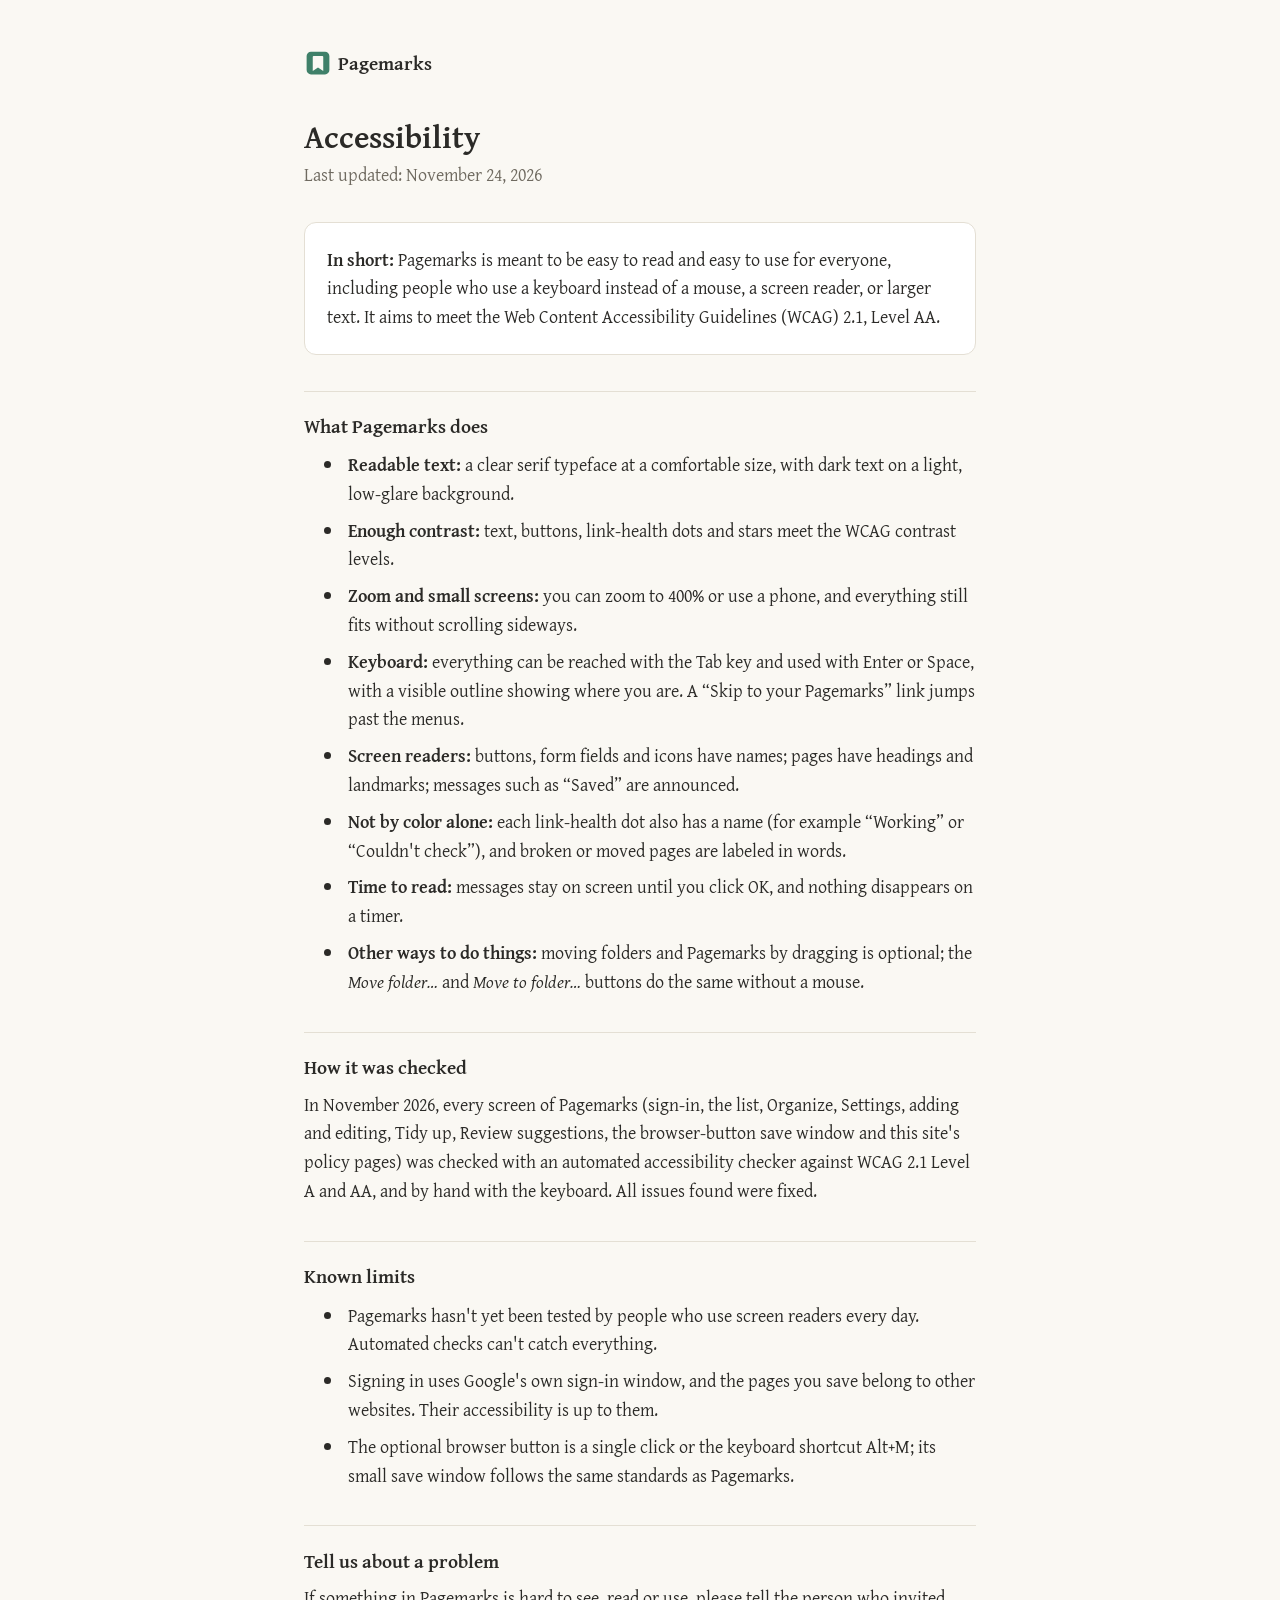
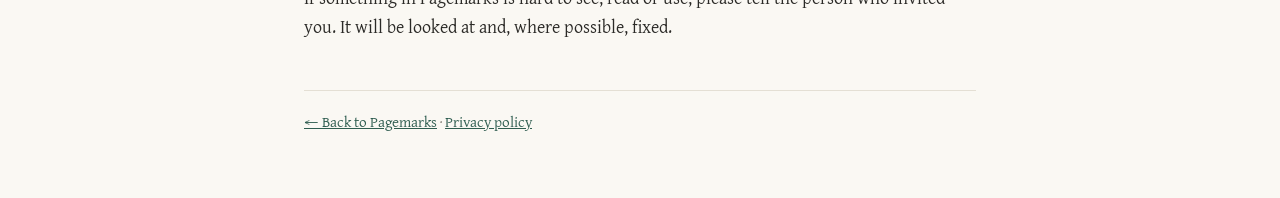
<file: accessibility/index.html>
<!DOCTYPE html>
<!-- © 2026 The Sensible Studio. All rights reserved. Not licensed for copying, reuse or redistribution. -->
<html lang="en">
<head>
  <meta charset="utf-8">
  <meta name="robots" content="noindex">
  <meta name="viewport" content="width=device-width, initial-scale=1">
  <title>Accessibility · Pagemarks</title>
  <link rel="icon" href="/favicon.ico?v=149" sizes="any">
  <link rel="icon" href="/favicon.svg?v=149" type="image/svg+xml">
  <link rel="apple-touch-icon" href="/apple-touch-icon.png?v=149">
  <meta name="apple-mobile-web-app-title" content="Pagemarks">
  <link rel="preconnect" href="https://fonts.googleapis.com">
  <link rel="preconnect" href="https://fonts.gstatic.com" crossorigin>
  <link href="https://fonts.googleapis.com/css2?family=Gentium+Plus:ital,wght@0,400;0,700;1,400&display=swap" rel="stylesheet">
  <style>
    :root { --paper: #faf8f3; --card: #fff; --ink: #2b2a27; --muted: #6f6a60; --line: #e4dfd4; --accent: #2f5d50; }
    * { box-sizing: border-box; }
    body {
      margin: 0; background: var(--paper); color: var(--ink);
      font-family: "Gentium Plus", Cambria, Georgia, serif; font-size: 18px; line-height: 1.6;
    }
    .page { max-width: 720px; margin: 0 auto; padding: 3rem 1.5rem 4rem; }
    .brand { display: inline-flex; align-items: center; gap: 0.35rem; color: var(--ink); text-decoration: none; font-weight: 700; font-size: 1.2rem; }
    h1 { font-size: 2rem; line-height: 1.2; margin: 2rem 0 0.3rem; }
    .updated { color: var(--muted); margin: 0 0 2rem; }
    h2 { font-size: 1.2rem; margin: 2.2rem 0 0.5rem; padding-top: 1.2rem; border-top: 1px solid var(--line); }
    p, li { margin: 0.5rem 0; }
    /* Standard indentation: bullets sit in the margin, text lines up */
    ul, ol { padding-left: 2.2em; margin: 0.6rem 0; }
    li { padding-left: 0.25em; }
    a { color: var(--accent); }
    .summary { background: var(--card); border: 1px solid var(--line); border-radius: 12px; padding: 1.1rem 1.4rem; }
    .summary p { margin: 0.3rem 0; }
    a:focus-visible { outline: 2px solid var(--accent); outline-offset: 2px; }
    footer { margin-top: 3rem; padding-top: 1.2rem; border-top: 1px solid var(--line); color: var(--muted); font-size: 0.95rem; }
  </style>
</head>
<body>
  <main class="page">
    <a class="brand" href="/"><img src="/icon.svg?v=149" alt="" width="28" height="28">Pagemarks</a>

    <h1>Accessibility</h1>
    <p class="updated">Last updated: November 24, 2026</p>

    <div class="summary">
      <p><strong>In short:</strong> Pagemarks is meant to be easy to read and easy to use for everyone, including people who use a keyboard instead of a mouse, a screen reader, or larger text. It aims to meet the Web Content Accessibility Guidelines (WCAG) 2.1, Level AA.</p>
    </div>

    <h2>What Pagemarks does</h2>
    <ul>
      <li><strong>Readable text:</strong> a clear serif typeface at a comfortable size, with dark text on a light, low-glare background.</li>
      <li><strong>Enough contrast:</strong> text, buttons, link-health dots and stars meet the WCAG contrast levels.</li>
      <li><strong>Zoom and small screens:</strong> you can zoom to 400% or use a phone, and everything still fits without scrolling sideways.</li>
      <li><strong>Keyboard:</strong> everything can be reached with the Tab key and used with Enter or Space, with a visible outline showing where you are. A “Skip to your Pagemarks” link jumps past the menus.</li>
      <li><strong>Screen readers:</strong> buttons, form fields and icons have names; pages have headings and landmarks; messages such as “Saved” are announced.</li>
      <li><strong>Not by color alone:</strong> each link-health dot also has a name (for example “Working” or “Couldn't check”), and broken or moved pages are labeled in words.</li>
      <li><strong>Time to read:</strong> messages stay on screen until you click OK, and nothing disappears on a timer.</li>
      <li><strong>Other ways to do things:</strong> moving folders and Pagemarks by dragging is optional; the <em>Move folder…</em> and <em>Move to folder…</em> buttons do the same without a mouse.</li>
    </ul>

    <h2>How it was checked</h2>
    <p>In November 2026, every screen of Pagemarks (sign-in, the list, Organize, Settings, adding and editing, Tidy up, Review suggestions, the browser-button save window and this site's policy pages) was checked with an automated accessibility checker against WCAG 2.1 Level A and AA, and by hand with the keyboard. All issues found were fixed.</p>

    <h2>Known limits</h2>
    <ul>
      <li>Pagemarks hasn't yet been tested by people who use screen readers every day. Automated checks can't catch everything.</li>
      <li>Signing in uses Google's own sign-in window, and the pages you save belong to other websites. Their accessibility is up to them.</li>
      <li>The optional browser button is a single click or the keyboard shortcut Alt+M; its small save window follows the same standards as Pagemarks.</li>
    </ul>

    <h2>Tell us about a problem</h2>
    <p>If something in Pagemarks is hard to see, read or use, please tell the person who invited you. It will be looked at and, where possible, fixed.</p>

    <footer><a href="/">← Back to Pagemarks</a> · <a href="/privacy/">Privacy policy</a></footer>
  </main>
</body>
</html>
</file>
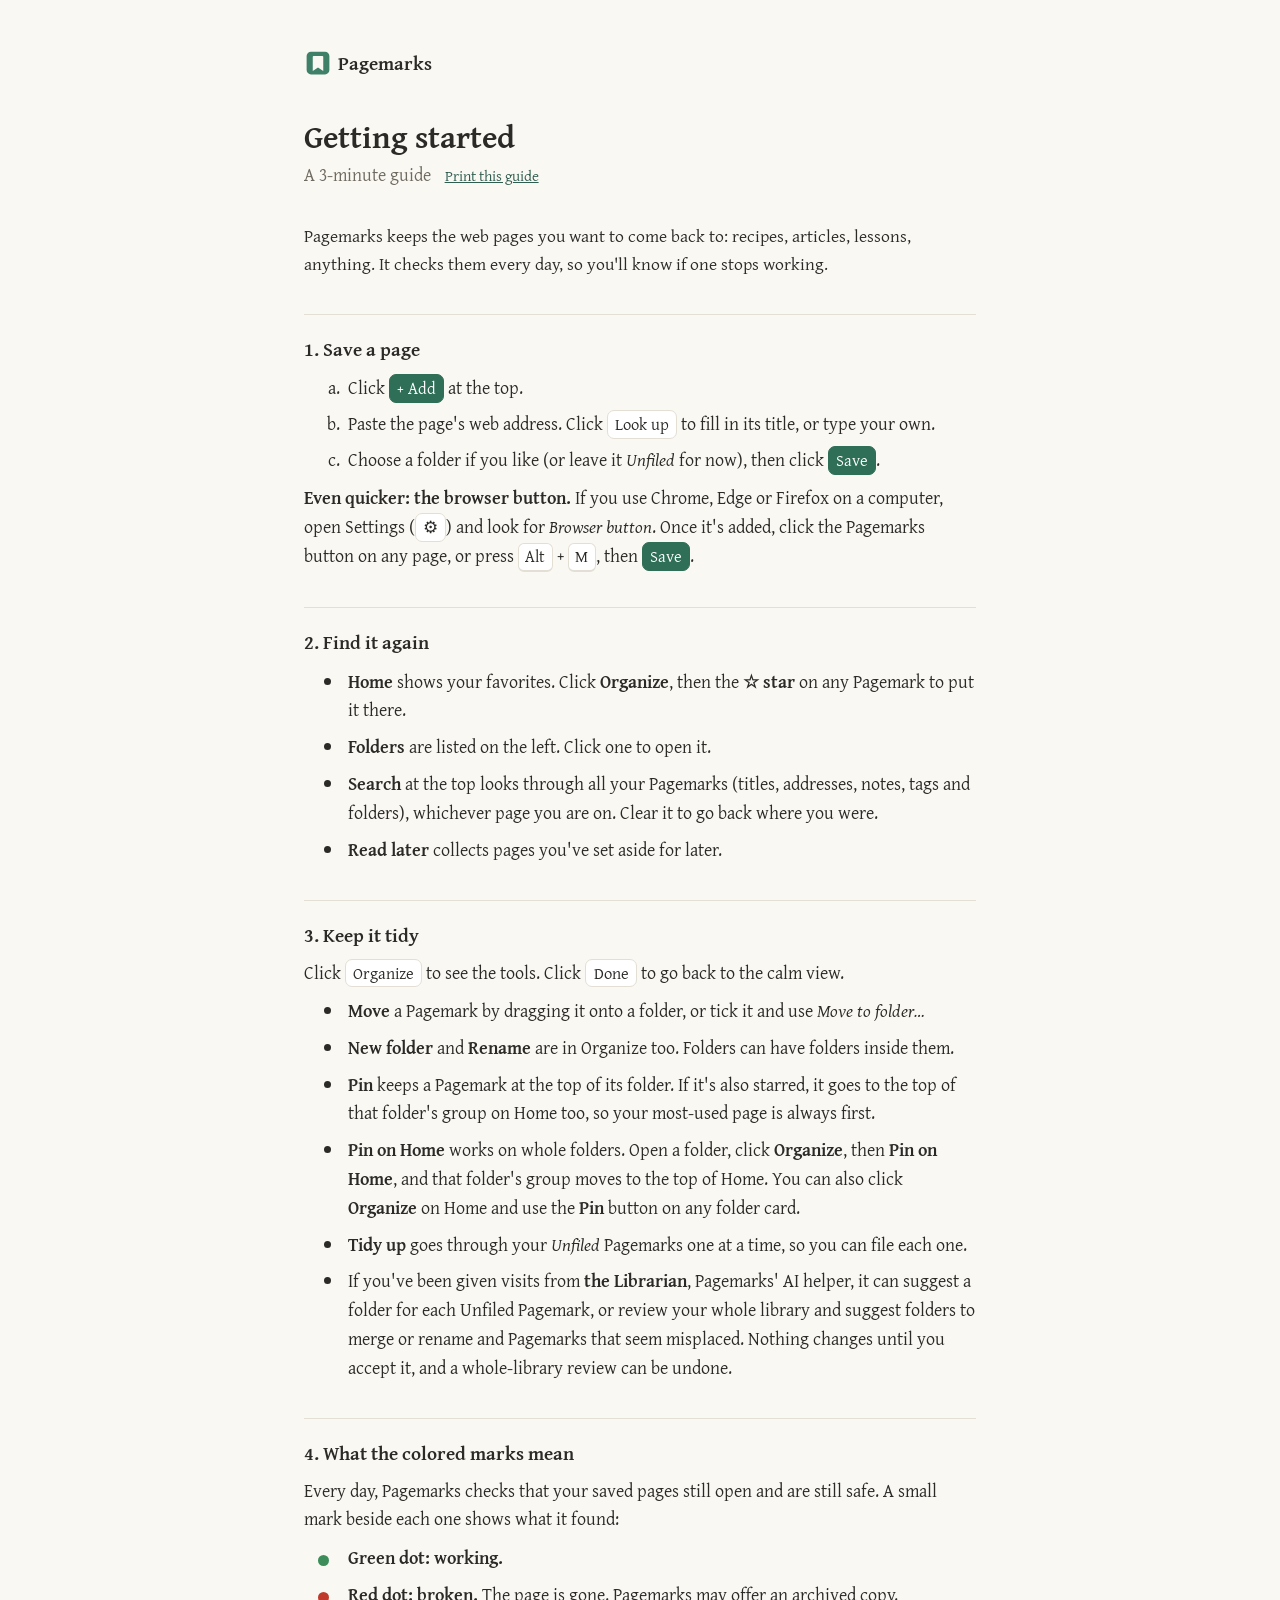
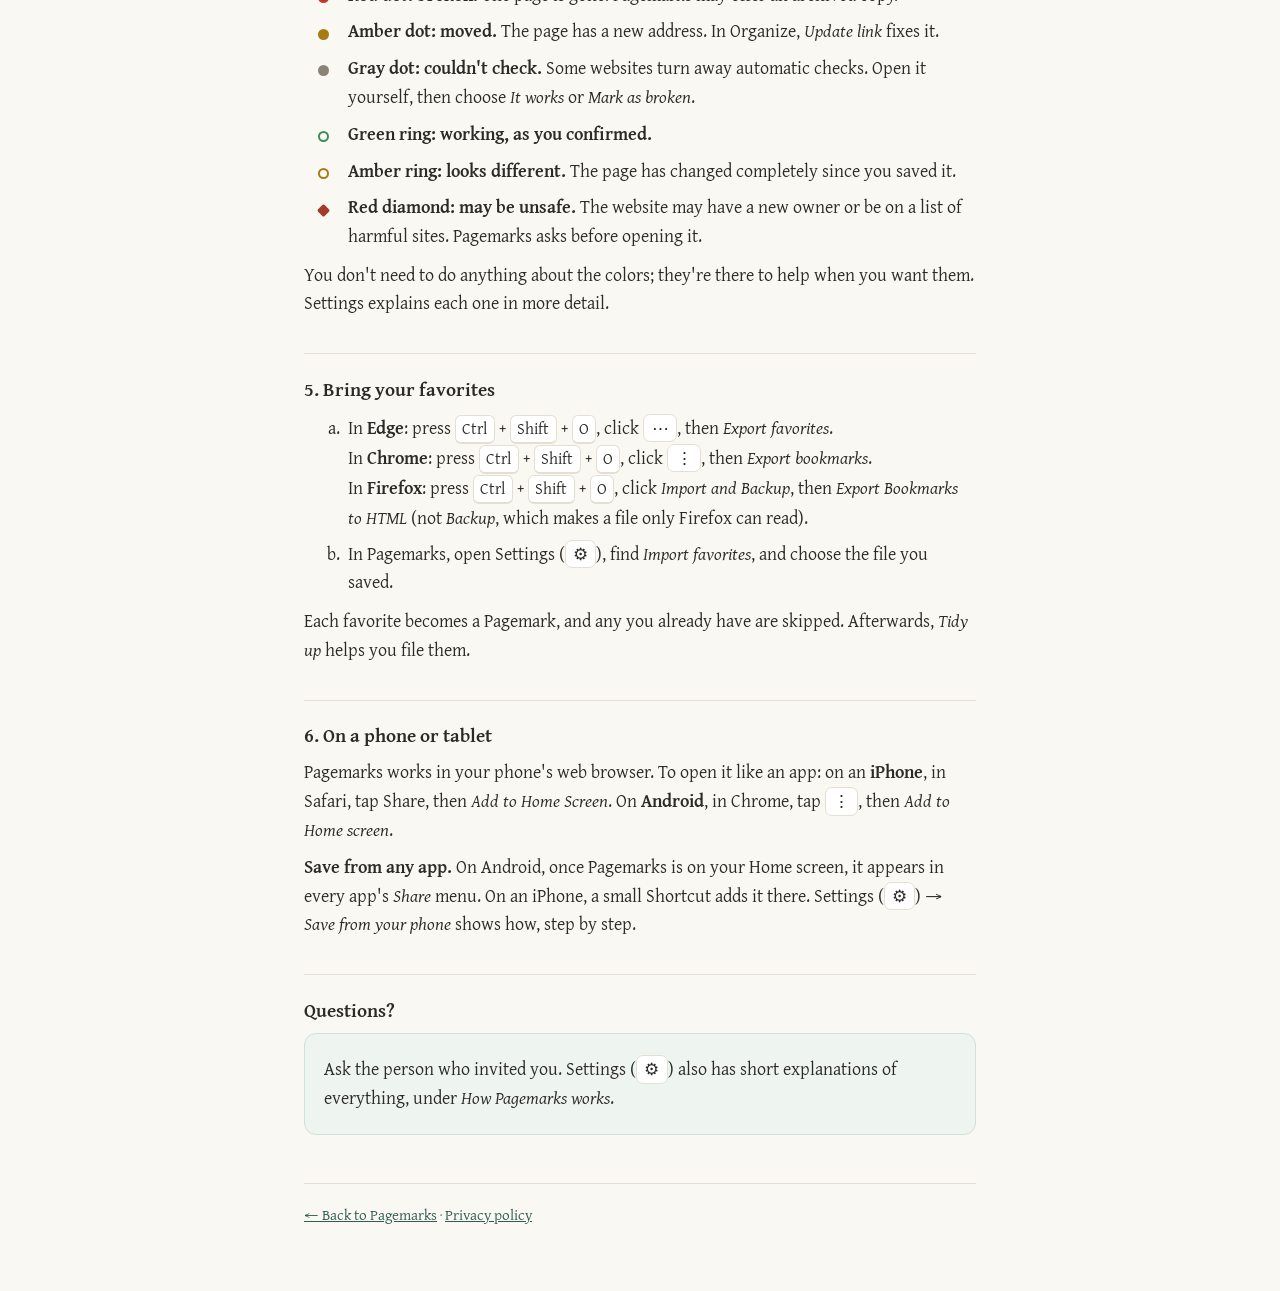
<file: guide/index.html>
<!DOCTYPE html>
<!-- © 2026 The Sensible Studio. All rights reserved. Not licensed for copying, reuse or redistribution. -->
<html lang="en">
<head>
  <meta charset="utf-8">
  <meta name="robots" content="noindex">
  <meta name="viewport" content="width=device-width, initial-scale=1">
  <title>Getting started · Pagemarks</title>
  <link rel="icon" href="/favicon.ico?v=149" sizes="any">
  <link rel="icon" href="/favicon.svg?v=149" type="image/svg+xml">
  <link rel="apple-touch-icon" href="/apple-touch-icon.png?v=149">
  <meta name="apple-mobile-web-app-title" content="Pagemarks">
  <link rel="preconnect" href="https://fonts.googleapis.com">
  <link rel="preconnect" href="https://fonts.gstatic.com" crossorigin>
  <link href="https://fonts.googleapis.com/css2?family=Gentium+Plus:ital,wght@0,400;0,700;1,400&display=swap" rel="stylesheet">
  <style>
    :root { --paper: #faf8f3; --card: #fff; --ink: #2b2a27; --muted: #6f6a60; --line: #e4dfd4; --accent: #2f5d50; }
    * { box-sizing: border-box; }
    body {
      margin: 0; background: var(--paper); color: var(--ink);
      font-family: "Gentium Plus", Cambria, Georgia, serif; font-size: 18px; line-height: 1.6;
    }
    .page { max-width: 720px; margin: 0 auto; padding: 3rem 1.5rem 4rem; }
    .brand { display: inline-flex; align-items: center; gap: 0.35rem; color: var(--ink); text-decoration: none; font-weight: 700; font-size: 1.2rem; }
    h1 { font-size: 2rem; line-height: 1.2; margin: 2rem 0 0.3rem; }
    .updated { color: var(--muted); margin: 0 0 2rem; }
    h2 { font-size: 1.2rem; margin: 2.2rem 0 0.5rem; padding-top: 1.2rem; border-top: 1px solid var(--line); }
    p, li { margin: 0.5rem 0; }
    /* Standard indentation for every list: markers sit in the margin, text lines up */
    ul, ol { padding-left: 2.2em; margin: 0.6rem 0; }
    li { padding-left: 0.25em; }
    a { color: var(--accent); }
    .summary { background: var(--card); border: 1px solid var(--line); border-radius: 12px; padding: 1.1rem 1.4rem; }
    .summary p { margin: 0.3rem 0; }
    footer { margin-top: 3rem; padding-top: 1.2rem; border-top: 1px solid var(--line); color: var(--muted); font-size: 0.95rem; }
    .lead { font-size: 1.1rem; }
    ol.steps { list-style-type: lower-alpha; }
    ol.steps li { margin: 0.45rem 0; }
    .key { display: inline-block; border: 1px solid var(--line); border-bottom-width: 2px; border-radius: 6px; padding: 0 0.4rem; font-size: 0.9em; background: var(--card); }
    .btnlike { display: inline-block; border: 1px solid var(--line); border-radius: 7px; padding: 0 0.45rem; background: var(--card); font-size: 0.92em; white-space: nowrap; }
    .btnlike.green { background: #2f6f57; border-color: #2f6f57; color: #fff; }
    ul.marks { list-style: none; }
    ul.marks li { position: relative; }
    .dot { position: absolute; left: -1.45em; top: 0.62em; width: 11px; height: 11px; border-radius: 50%; }
    .ok { background: #3c8d5a; } .broken { background: #c0392b; } .moved { background: #a87a12; } .unknown { background: #8a8478; }
    .confirmed { background: transparent; border: 2px solid #3c8d5a; }
    .changed { background: transparent; border: 2px solid #a87a12; }
    .unsafe { background: #a33a2b; border-radius: 2px; transform: rotate(45deg) scale(0.85); }
    .tip { background: #eef5f0; border: 1px solid #cfe0d6; border-radius: 12px; padding: 0.8rem 1.2rem; }
    .print { margin-left: 0.6rem; font: inherit; font-size: 0.95rem; color: var(--accent); background: none; border: 0; text-decoration: underline; cursor: pointer; padding: 0; }
    a:focus-visible, .print:focus-visible { outline: 2px solid var(--accent); outline-offset: 2px; }
    @media print {
      body { background: #fff; font-size: 13pt; }
      .page { padding: 0; max-width: none; }
      .print, footer { display: none; }
      h2 { break-after: avoid; }
      li, .tip { break-inside: avoid; }
    }
  </style>
</head>
<body>
  <main class="page">
    <a class="brand" href="/"><img src="/icon.svg?v=149" alt="" width="28" height="28">Pagemarks</a>

    <h1>Getting started</h1>
    <p class="updated">A 3-minute guide <button type="button" class="print" onclick="window.print()">Print this guide</button></p>

    <p class="lead">Pagemarks keeps the web pages you want to come back to: recipes, articles, lessons, anything. It checks them every day, so you'll know if one stops working.</p>

    <h2>1. Save a page</h2>
    <ol class="steps">
      <li>Click <span class="btnlike green">+ Add</span> at the top.</li>
      <li>Paste the page's web address. Click <span class="btnlike">Look up</span> to fill in its title, or type your own.</li>
      <li>Choose a folder if you like (or leave it <em>Unfiled</em> for now), then click <span class="btnlike green">Save</span>.</li>
    </ol>
    <p><strong>Even quicker: the browser button.</strong> If you use Chrome, Edge or Firefox on a computer, open Settings (<span class="btnlike">⚙</span>) and look for <em>Browser button</em>. Once it's added, click the Pagemarks button on any page, or press <span class="key">Alt</span> + <span class="key">M</span>, then <span class="btnlike green">Save</span>.</p>

    <h2>2. Find it again</h2>
    <ul>
      <li><strong>Home</strong> shows your favorites. Click <strong>Organize</strong>, then the <strong>☆ star</strong> on any Pagemark to put it there.</li>
      <li><strong>Folders</strong> are listed on the left. Click one to open it.</li>
      <li><strong>Search</strong> at the top looks through all your Pagemarks (titles, addresses, notes, tags and folders), whichever page you are on. Clear it to go back where you were.</li>
      <li><strong>Read later</strong> collects pages you've set aside for later.</li>
    </ul>

    <h2>3. Keep it tidy</h2>
    <p>Click <span class="btnlike">Organize</span> to see the tools. Click <span class="btnlike">Done</span> to go back to the calm view.</p>
    <ul>
      <li><strong>Move</strong> a Pagemark by dragging it onto a folder, or tick it and use <em>Move to folder…</em></li>
      <li><strong>New folder</strong> and <strong>Rename</strong> are in Organize too. Folders can have folders inside them.</li>
      <li><strong>Pin</strong> keeps a Pagemark at the top of its folder. If it's also starred, it goes to the top of that folder's group on Home too, so your most-used page is always first.</li>
      <li><strong>Pin on Home</strong> works on whole folders. Open a folder, click <strong>Organize</strong>, then <strong>Pin on Home</strong>, and that folder's group moves to the top of Home. You can also click <strong>Organize</strong> on Home and use the <strong>Pin</strong> button on any folder card.</li>
      <li><strong>Tidy up</strong> goes through your <em>Unfiled</em> Pagemarks one at a time, so you can file each one.</li>
      <li>If you've been given visits from <strong>the Librarian</strong>, Pagemarks' AI helper, it can suggest a folder for each Unfiled Pagemark, or review your whole library and suggest folders to merge or rename and Pagemarks that seem misplaced. Nothing changes until you accept it, and a whole-library review can be undone.</li>
    </ul>

    <h2>4. What the colored marks mean</h2>
    <p>Every day, Pagemarks checks that your saved pages still open and are still safe. A small mark beside each one shows what it found:</p>
    <ul class="marks">
      <li><span class="dot ok" aria-hidden="true"></span><span><strong>Green dot: working.</strong></span></li>
      <li><span class="dot broken" aria-hidden="true"></span><span><strong>Red dot: broken.</strong> The page is gone. Pagemarks may offer an archived copy.</span></li>
      <li><span class="dot moved" aria-hidden="true"></span><span><strong>Amber dot: moved.</strong> The page has a new address. In Organize, <em>Update link</em> fixes it.</span></li>
      <li><span class="dot unknown" aria-hidden="true"></span><span><strong>Gray dot: couldn't check.</strong> Some websites turn away automatic checks. Open it yourself, then choose <em>It works</em> or <em>Mark as broken</em>.</span></li>
      <li><span class="dot confirmed" aria-hidden="true"></span><span><strong>Green ring: working, as you confirmed.</strong></span></li>
      <li><span class="dot changed" aria-hidden="true"></span><span><strong>Amber ring: looks different.</strong> The page has changed completely since you saved it.</span></li>
      <li><span class="dot unsafe" aria-hidden="true"></span><span><strong>Red diamond: may be unsafe.</strong> The website may have a new owner or be on a list of harmful sites. Pagemarks asks before opening it.</span></li>
    </ul>
    <p>You don't need to do anything about the colors; they're there to help when you want them. Settings explains each one in more detail.</p>

    <h2 id="import">5. Bring your favorites</h2>
    <ol class="steps">
      <li>In <strong>Edge</strong>: press <span class="key">Ctrl</span> + <span class="key">Shift</span> + <span class="key">O</span>, click <span class="btnlike">⋯</span>, then <em>Export favorites</em>.<br>In <strong>Chrome</strong>: press <span class="key">Ctrl</span> + <span class="key">Shift</span> + <span class="key">O</span>, click <span class="btnlike">⋮</span>, then <em>Export bookmarks</em>.<br>In <strong>Firefox</strong>: press <span class="key">Ctrl</span> + <span class="key">Shift</span> + <span class="key">O</span>, click <em>Import and Backup</em>, then <em>Export Bookmarks to HTML</em> (not <em>Backup</em>, which makes a file only Firefox can read).</li>
      <li>In Pagemarks, open Settings (<span class="btnlike">⚙</span>), find <em>Import favorites</em>, and choose the file you saved.</li>
    </ol>
    <p>Each favorite becomes a Pagemark, and any you already have are skipped. Afterwards, <em>Tidy up</em> helps you file them.</p>

    <h2>6. On a phone or tablet</h2>
    <p>Pagemarks works in your phone's web browser. To open it like an app: on an <strong>iPhone</strong>, in Safari, tap Share, then <em>Add to Home Screen</em>. On <strong>Android</strong>, in Chrome, tap <span class="btnlike">⋮</span>, then <em>Add to Home screen</em>.</p>
    <p><strong>Save from any app.</strong> On Android, once Pagemarks is on your Home screen, it appears in every app's <em>Share</em> menu. On an iPhone, a small Shortcut adds it there. Settings (<span class="btnlike">⚙</span>) → <em>Save from your phone</em> shows how, step by step.</p>

    <h2>Questions?</h2>
    <div class="tip">
      <p>Ask the person who invited you. Settings (<span class="btnlike">⚙</span>) also has short explanations of everything, under <em>How Pagemarks works</em>.</p>
    </div>

    <footer><a href="/">← Back to Pagemarks</a> · <a href="/privacy/">Privacy policy</a></footer>
  </main>
</body>
</html>
</file>
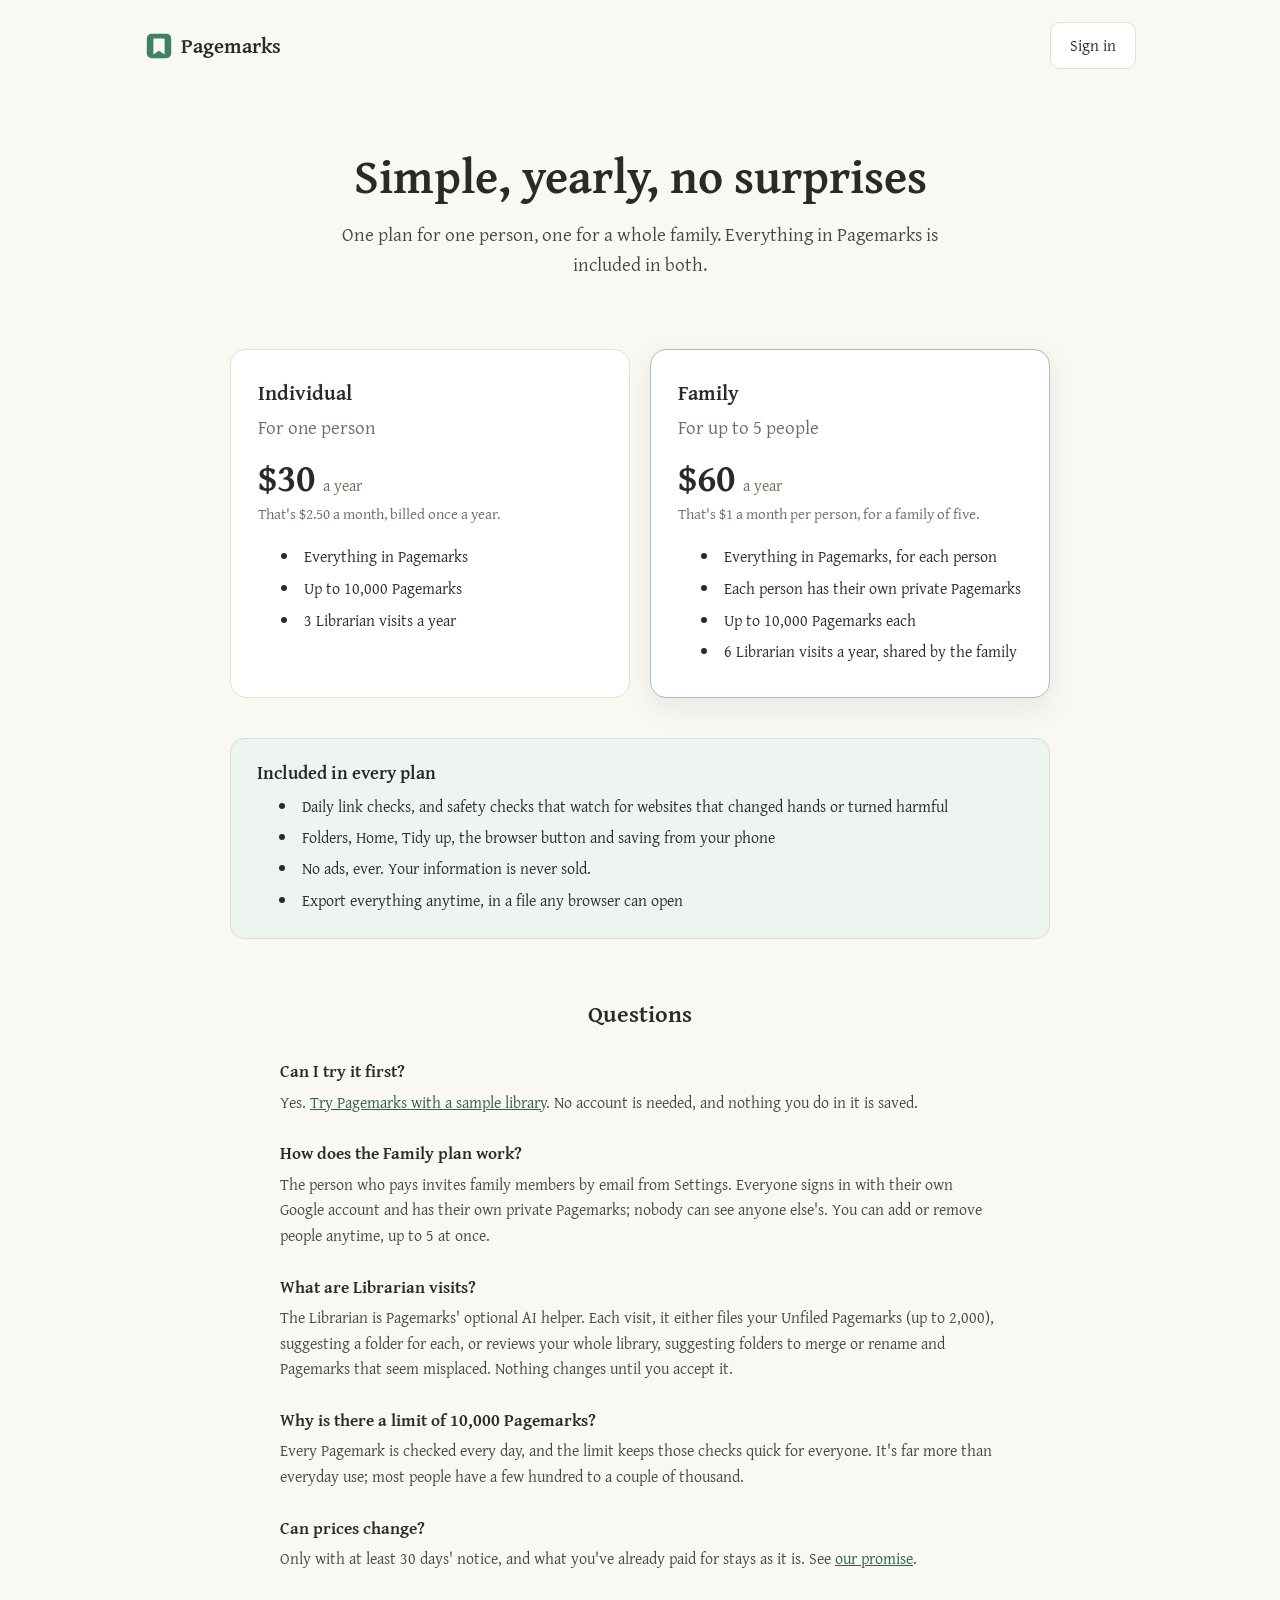
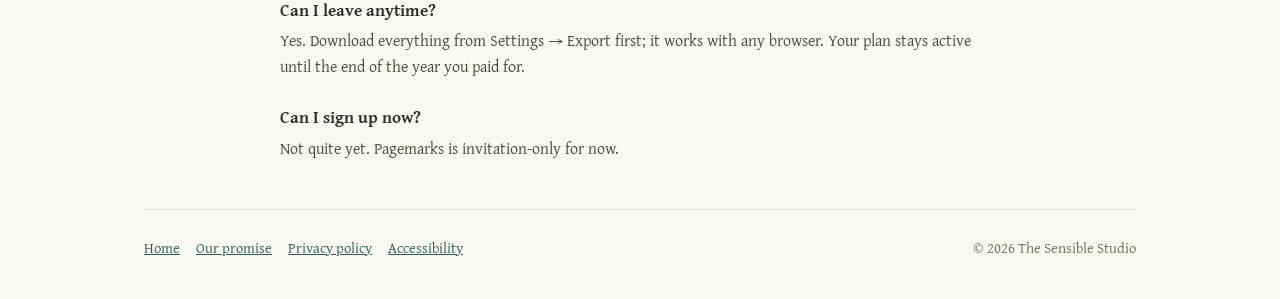
<file: pricing/index.html>
<!DOCTYPE html>
<!-- © 2026 The Sensible Studio. All rights reserved. Not licensed for copying, reuse or redistribution. -->
<html lang="en">
<head>
  <meta charset="utf-8">
  <meta name="robots" content="noindex">
  <meta name="description" content="Simple yearly plans for one person or a whole family. No ads, and your Pagemarks are always yours.">
  <meta name="viewport" content="width=device-width, initial-scale=1">
  <title>Pricing · Pagemarks</title>
  <link rel="icon" href="/favicon.ico?v=149" sizes="any">
  <link rel="icon" href="/favicon.svg?v=149" type="image/svg+xml">
  <link rel="apple-touch-icon" href="/apple-touch-icon.png?v=149">
  <meta name="apple-mobile-web-app-title" content="Pagemarks">
  <link rel="preconnect" href="https://fonts.googleapis.com">
  <link rel="preconnect" href="https://fonts.gstatic.com" crossorigin>
  <link href="https://fonts.googleapis.com/css2?family=Gentium+Plus:ital,wght@0,400;0,700;1,400&display=swap" rel="stylesheet">
  <style>
    :root { --paper: #faf8f3; --card: #fff; --ink: #2b2a27; --muted: #6f6a60; --line: #e4dfd4; --accent: #2f5d50; --green: #3f8069; }
    * { box-sizing: border-box; }
    body { margin: 0; background: var(--paper); color: var(--ink); font-family: "Gentium Plus", Cambria, Georgia, serif; font-size: 19px; line-height: 1.6; }
    a { color: var(--accent); }
    a:focus-visible { outline: 2px solid var(--accent); outline-offset: 3px; border-radius: 4px; }
    .wrap { max-width: 1040px; margin: 0 auto; padding: 0 1.5rem; }
    header.top { display: flex; align-items: center; justify-content: space-between; padding: 1.4rem 0; }
    .brand { display: inline-flex; align-items: center; gap: 0.45rem; color: var(--ink); text-decoration: none; font-weight: 700; font-size: 1.3rem; }
    .btn { display: inline-block; text-decoration: none; border-radius: 10px; padding: 0.6rem 1.2rem; font-size: 1rem; border: 1px solid var(--line); background: var(--card); color: var(--ink); }
    .btn.primary { background: var(--green); border-color: var(--green); color: #fff; }
    .hero { text-align: center; padding: 3.5rem 0 2.5rem; }
    .hero h1 { font-size: clamp(2rem, 4.5vw, 3rem); line-height: 1.15; margin: 0 auto 1rem; max-width: 16em; }
    .hero p { font-size: 1.2rem; color: #4a463f; max-width: 34em; margin: 0 auto 1.8rem; }
    .actions { display: flex; gap: 0.8rem; justify-content: center; flex-wrap: wrap; }
    .note { color: var(--muted); font-size: 0.95rem; margin: 1.4rem auto 0 !important; }
    .shot { margin: 1rem auto 0; max-width: 960px; }
    .shot img { width: 100%; height: auto; display: block; border-radius: 14px; border: 1px solid var(--line); box-shadow: 0 18px 50px rgba(40, 30, 10, 0.12); }
    section.points { display: grid; grid-template-columns: repeat(2, 1fr); gap: 1.2rem; padding: 4rem 0 1rem; }
    @media (max-width: 720px) { section.points { grid-template-columns: 1fr; } }
    .point { background: var(--card); border: 1px solid var(--line); border-radius: 14px; padding: 1.3rem 1.4rem; }
    .point h2 { font-size: 1.15rem; margin: 0 0 0.4rem; }
    .point p { margin: 0; color: #4a463f; font-size: 1rem; }
    .marks { display: flex; gap: 0.45rem; margin-bottom: 0.6rem; }
    .dot { display: inline-block; width: 11px; height: 11px; border-radius: 50%; }
    .ok { background: #3c8d5a; } .broken { background: #c0392b; } .moved { background: #a87a12; }
    .unsafe { background: #a33a2b; border-radius: 2px; transform: rotate(45deg) scale(0.85); }
    .promise { text-align: center; padding: 3rem 0; max-width: 40em; margin: 0 auto; }
    .promise h2 { font-size: 1.5rem; margin: 0 0 0.6rem; }
    .promise p { color: #4a463f; margin: 0 0 0.8rem; }
    footer { border-top: 1px solid var(--line); padding: 1.6rem 0 2.5rem; color: var(--muted); font-size: 0.92rem; display: flex; justify-content: space-between; flex-wrap: wrap; gap: 0.6rem; }
    footer nav a { margin-right: 1rem; }
    .plans { display: grid; grid-template-columns: repeat(2, 1fr); gap: 1.2rem; max-width: 820px; margin: 0 auto; }
    @media (max-width: 720px) { .plans { grid-template-columns: 1fr; } }
    .plan { background: var(--card); border: 1px solid var(--line); border-radius: 16px; padding: 1.6rem 1.7rem; }
    .plan.family { border-color: #9fc4b3; box-shadow: 0 10px 30px rgba(40, 30, 10, 0.08); }
    .plan h2 { font-size: 1.3rem; margin: 0 0 0.2rem; }
    .who { color: var(--muted); margin: 0 0 1rem; }
    .price { font-size: 2.4rem; font-weight: 700; line-height: 1; margin: 0; }
    .price span { font-size: 1rem; font-weight: 400; color: var(--muted); }
    .per { color: var(--muted); font-size: 0.95rem; margin: 0.3rem 0 1.1rem; }
    .plan ul { padding-left: 2.2em; margin: 0; }
    .plan li { padding-left: 0.25em; margin: 0.4rem 0; font-size: 1rem; }
    .everyone { max-width: 820px; margin: 2.5rem auto 0; background: #eef5f0; border: 1px solid #cfe0d6; border-radius: 14px; padding: 1.2rem 1.6rem; }
    .everyone h2 { font-size: 1.15rem; margin: 0 0 0.4rem; }
    .everyone ul { padding-left: 2.2em; margin: 0.4rem 0 0; }
    .everyone li { padding-left: 0.25em; margin: 0.35rem 0; font-size: 1rem; }
    .faq { max-width: 720px; margin: 3.5rem auto 3rem; }
    .faq h2 { font-size: 1.5rem; text-align: center; margin: 0 0 1.4rem; }
    .faq h3 { font-size: 1.08rem; margin: 1.5rem 0 0.3rem; }
    .faq p { margin: 0; color: #4a463f; font-size: 1rem; }
  </style>
</head>
<body>
  <div class="wrap">
    <header class="top">
      <a class="brand" href="/welcome/"><img src="/icon.svg?v=149" alt="" width="30" height="30">Pagemarks</a>
      <a class="btn" href="/">Sign in</a>
    </header>

    <main>
      <section class="hero">
        <h1>Simple, yearly, no surprises</h1>
        <p>One plan for one person, one for a whole family. Everything in Pagemarks is included in both.</p>
      </section>

      <section class="plans" aria-label="Plans">
        <div class="plan">
          <h2>Individual</h2>
          <p class="who">For one person</p>
          <p class="price">$30 <span>a year</span></p>
          <p class="per">That's $2.50 a month, billed once a year.</p>
          <ul>
            <li>Everything in Pagemarks</li>
            <li>Up to 10,000 Pagemarks</li>
            <li>3 Librarian visits a year</li>
          </ul>
        </div>
        <div class="plan family">
          <h2>Family</h2>
          <p class="who">For up to 5 people</p>
          <p class="price">$60 <span>a year</span></p>
          <p class="per">That's $1 a month per person, for a family of five.</p>
          <ul>
            <li>Everything in Pagemarks, for each person</li>
            <li>Each person has their own private Pagemarks</li>
            <li>Up to 10,000 Pagemarks each</li>
            <li>6 Librarian visits a year, shared by the family</li>
          </ul>
        </div>
      </section>

      <section class="everyone">
        <h2>Included in every plan</h2>
        <ul>
          <li>Daily link checks, and safety checks that watch for websites that changed hands or turned harmful</li>
          <li>Folders, Home, Tidy up, the browser button and saving from your phone</li>
          <li>No ads, ever. Your information is never sold.</li>
          <li>Export everything anytime, in a file any browser can open</li>
        </ul>
      </section>

      <section class="faq">
        <h2>Questions</h2>
        <h3>Can I try it first?</h3>
        <p>Yes. <a href="/?demo">Try Pagemarks with a sample library</a>. No account is needed, and nothing you do in it is saved.</p>
        <h3>How does the Family plan work?</h3>
        <p>The person who pays invites family members by email from Settings. Everyone signs in with their own Google account and has their own private Pagemarks; nobody can see anyone else's. You can add or remove people anytime, up to 5 at once.</p>
        <h3>What are Librarian visits?</h3>
        <p>The Librarian is Pagemarks' optional AI helper. Each visit, it either files your Unfiled Pagemarks (up to 2,000), suggesting a folder for each, or reviews your whole library, suggesting folders to merge or rename and Pagemarks that seem misplaced. Nothing changes until you accept it.</p>
        <h3>Why is there a limit of 10,000 Pagemarks?</h3>
        <p>Every Pagemark is checked every day, and the limit keeps those checks quick for everyone. It's far more than everyday use; most people have a few hundred to a couple of thousand.</p>
        <h3>Can prices change?</h3>
        <p>Only with at least 30 days' notice, and what you've already paid for stays as it is. See <a href="/promise/">our promise</a>.</p>
        <h3>Can I leave anytime?</h3>
        <p>Yes. Download everything from Settings → Export first; it works with any browser. Your plan stays active until the end of the year you paid for.</p>
        <h3>Can I sign up now?</h3>
        <p>Not quite yet. Pagemarks is invitation-only for now.</p>
      </section>
    </main>

    <footer>
      <nav aria-label="More about Pagemarks"><a href="/welcome/">Home</a><a href="/promise/">Our promise</a><a href="/privacy/">Privacy policy</a><a href="/accessibility/">Accessibility</a></nav>
      <span>© 2026 The Sensible Studio</span>
    </footer>
  </div>
</body>
</html>
</file>
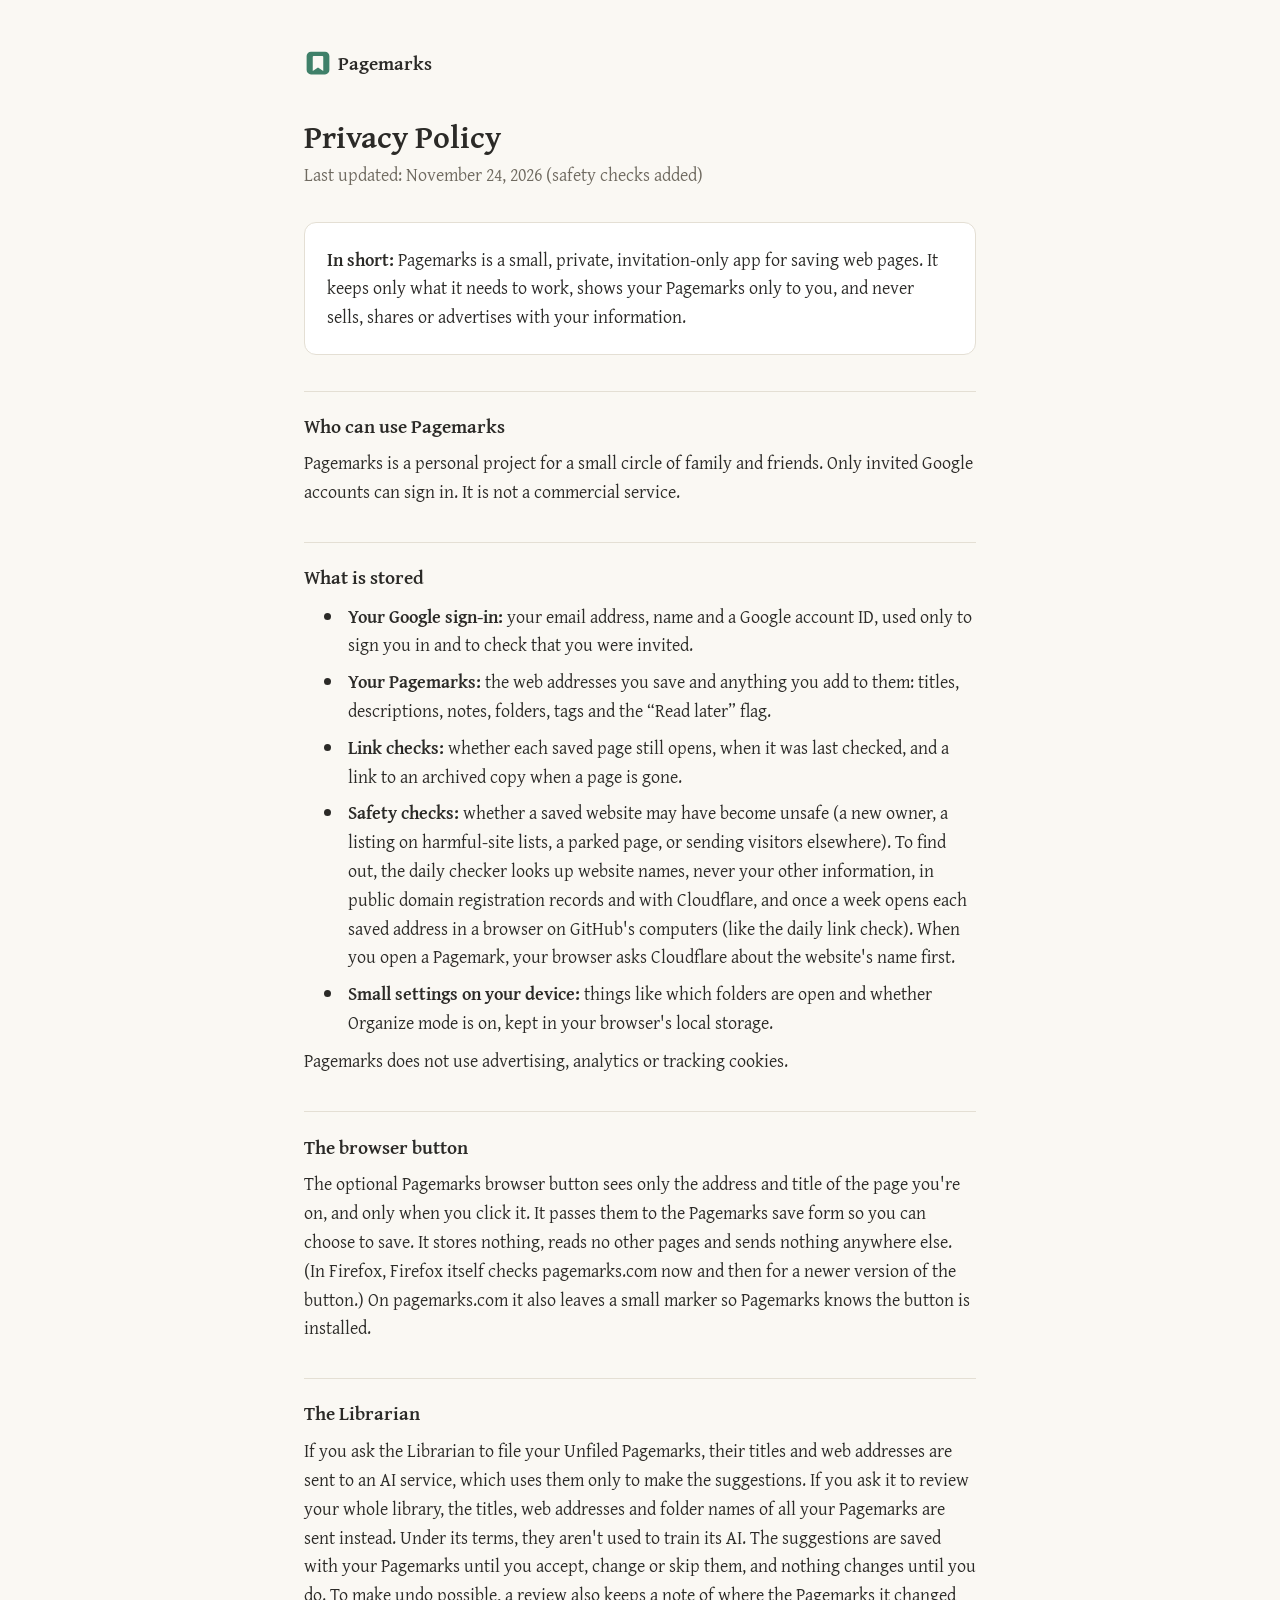
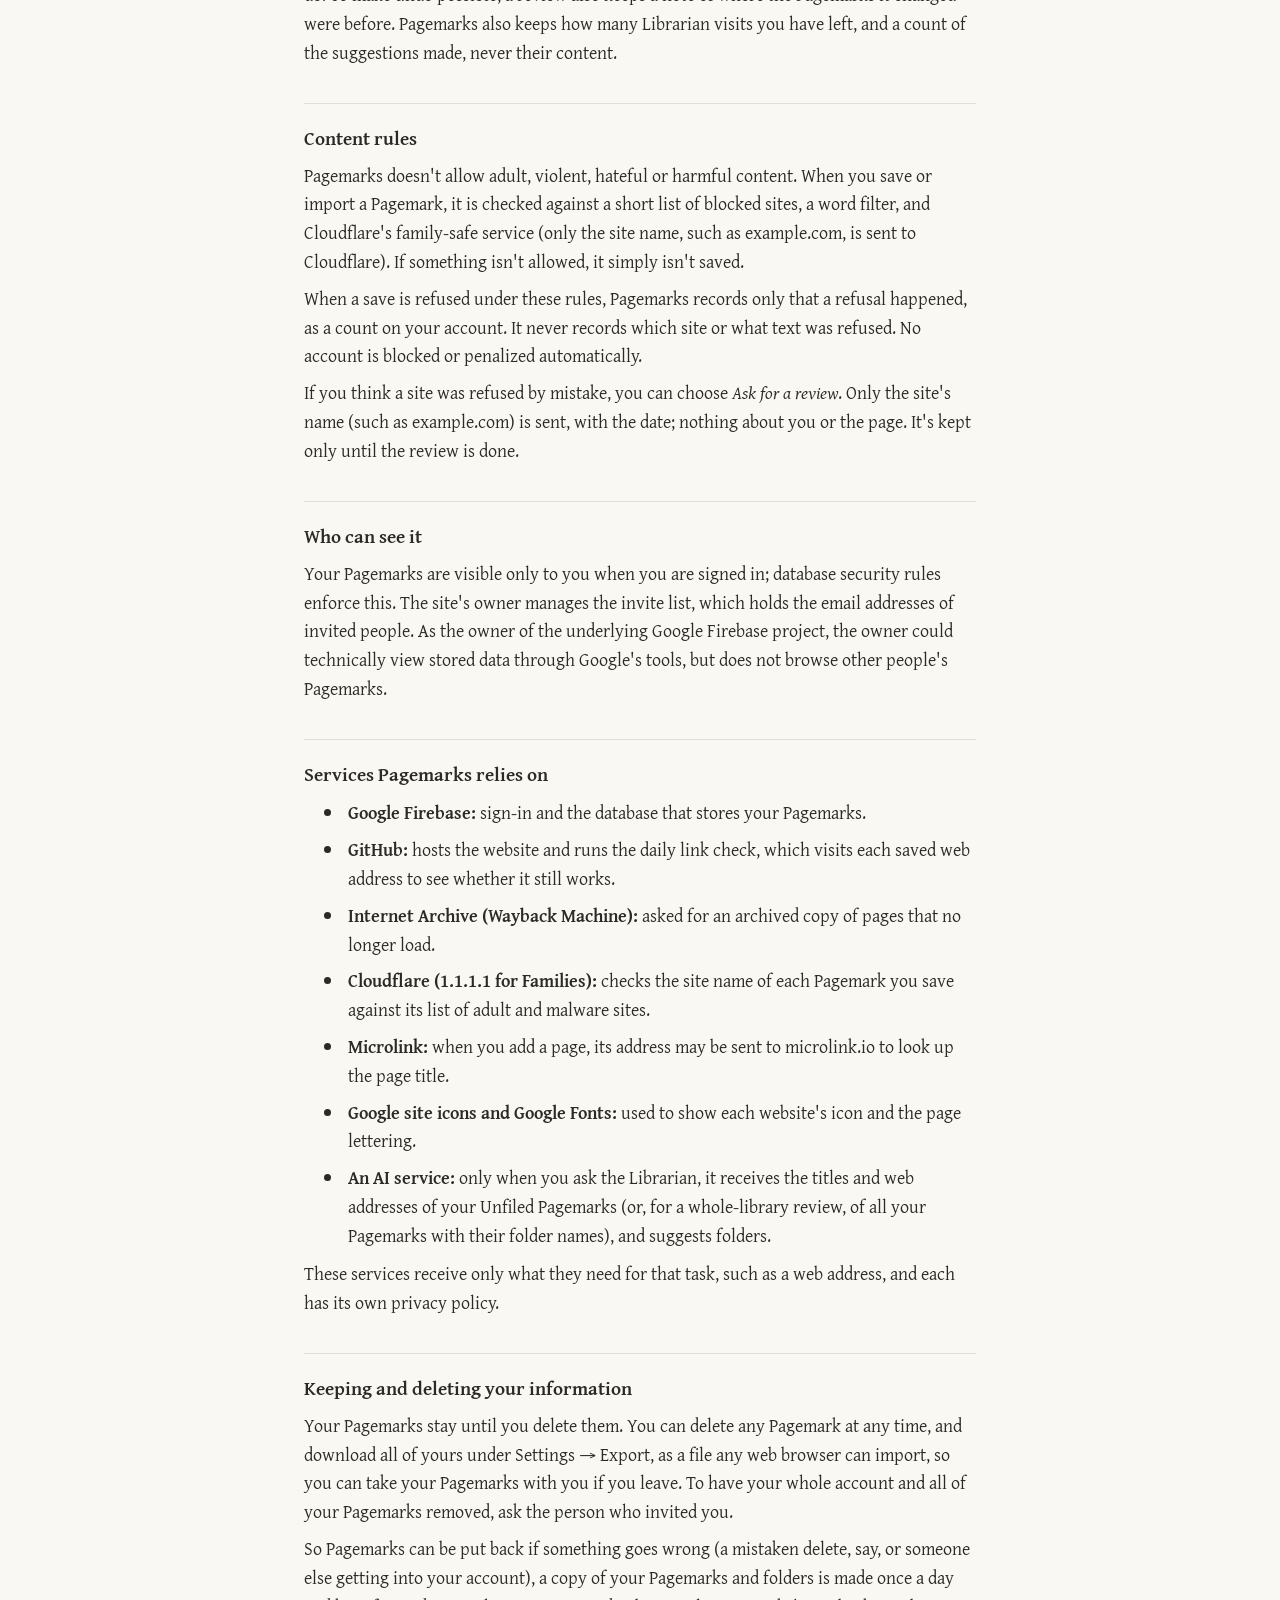
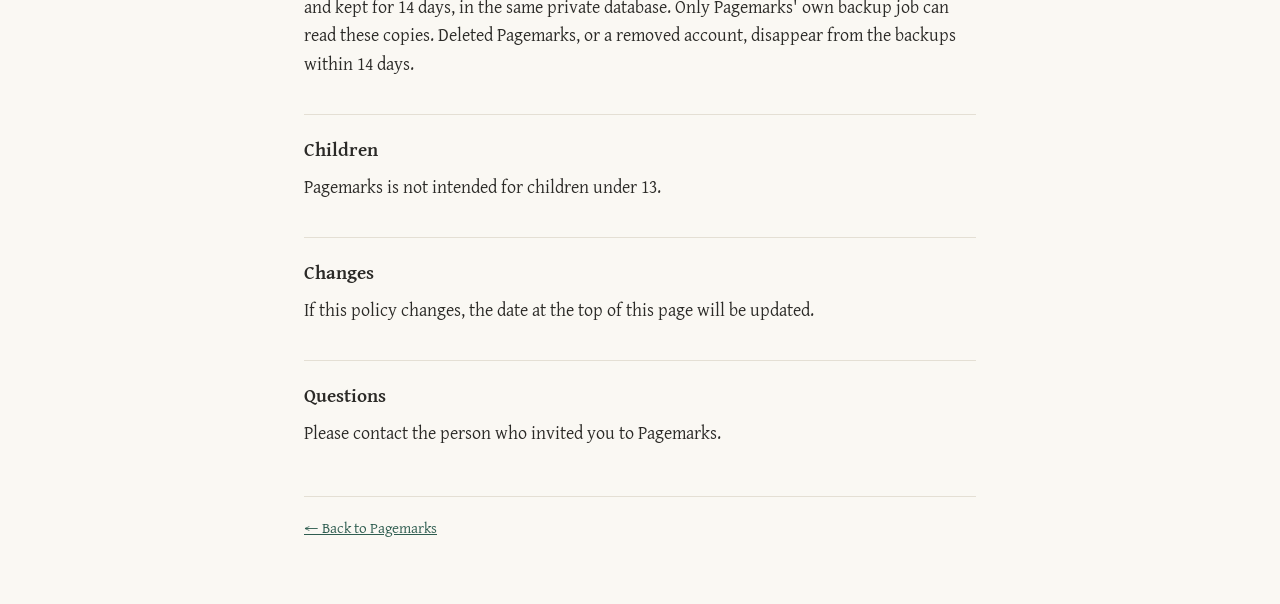
<file: privacy/index.html>
<!DOCTYPE html>
<!-- © 2026 The Sensible Studio. All rights reserved. Not licensed for copying, reuse or redistribution. -->
<html lang="en">
<head>
  <meta charset="utf-8">
  <meta name="viewport" content="width=device-width, initial-scale=1">
  <title>Privacy Policy · Pagemarks</title>
  <link rel="icon" href="/favicon.ico?v=149" sizes="any">
  <link rel="icon" href="/favicon.svg?v=149" type="image/svg+xml">
  <link rel="apple-touch-icon" href="/apple-touch-icon.png?v=149">
  <meta name="apple-mobile-web-app-title" content="Pagemarks">
  <link rel="preconnect" href="https://fonts.googleapis.com">
  <link rel="preconnect" href="https://fonts.gstatic.com" crossorigin>
  <link href="https://fonts.googleapis.com/css2?family=Gentium+Plus:ital,wght@0,400;0,700;1,400&display=swap" rel="stylesheet">
  <style>
    :root { --paper: #faf8f3; --card: #fff; --ink: #2b2a27; --muted: #6f6a60; --line: #e4dfd4; --accent: #2f5d50; }
    * { box-sizing: border-box; }
    body {
      margin: 0; background: var(--paper); color: var(--ink);
      font-family: "Gentium Plus", Cambria, Georgia, serif; font-size: 18px; line-height: 1.6;
    }
    .page { max-width: 720px; margin: 0 auto; padding: 3rem 1.5rem 4rem; }
    .brand { display: inline-flex; align-items: center; gap: 0.35rem; color: var(--ink); text-decoration: none; font-weight: 700; font-size: 1.2rem; }
    h1 { font-size: 2rem; line-height: 1.2; margin: 2rem 0 0.3rem; }
    .updated { color: var(--muted); margin: 0 0 2rem; }
    h2 { font-size: 1.2rem; margin: 2.2rem 0 0.5rem; padding-top: 1.2rem; border-top: 1px solid var(--line); }
    p, li { margin: 0.5rem 0; }
    /* Standard indentation: bullets sit in the margin, text lines up */
    ul, ol { padding-left: 2.2em; margin: 0.6rem 0; }
    li { padding-left: 0.25em; }
    a { color: var(--accent); }
    .summary { background: var(--card); border: 1px solid var(--line); border-radius: 12px; padding: 1.1rem 1.4rem; }
    .summary p { margin: 0.3rem 0; }
    footer { margin-top: 3rem; padding-top: 1.2rem; border-top: 1px solid var(--line); color: var(--muted); font-size: 0.95rem; }
  </style>
</head>
<body>
  <main class="page">
    <a class="brand" href="/"><img src="/icon.svg?v=149" alt="" width="28" height="28">Pagemarks</a>

    <h1>Privacy Policy</h1>
    <p class="updated">Last updated: November 24, 2026 (safety checks added)</p>

    <div class="summary">
      <p><strong>In short:</strong> Pagemarks is a small, private, invitation-only app for saving web pages. It keeps only what it needs to work, shows your Pagemarks only to you, and never sells, shares or advertises with your information.</p>
    </div>

    <h2>Who can use Pagemarks</h2>
    <p>Pagemarks is a personal project for a small circle of family and friends. Only invited Google accounts can sign in. It is not a commercial service.</p>

    <h2>What is stored</h2>
    <ul>
      <li><strong>Your Google sign-in:</strong> your email address, name and a Google account ID, used only to sign you in and to check that you were invited.</li>
      <li><strong>Your Pagemarks:</strong> the web addresses you save and anything you add to them: titles, descriptions, notes, folders, tags and the “Read later” flag.</li>
      <li><strong>Link checks:</strong> whether each saved page still opens, when it was last checked, and a link to an archived copy when a page is gone.</li>
      <li><strong>Safety checks:</strong> whether a saved website may have become unsafe (a new owner, a listing on harmful-site lists, a parked page, or sending visitors elsewhere). To find out, the daily checker looks up website names, never your other information, in public domain registration records and with Cloudflare, and once a week opens each saved address in a browser on GitHub's computers (like the daily link check). When you open a Pagemark, your browser asks Cloudflare about the website's name first.</li>
      <li><strong>Small settings on your device:</strong> things like which folders are open and whether Organize mode is on, kept in your browser's local storage.</li>
    </ul>
    <p>Pagemarks does not use advertising, analytics or tracking cookies.</p>

    <h2>The browser button</h2>
    <p>The optional Pagemarks browser button sees only the address and title of the page you're on, and only when you click it. It passes them to the Pagemarks save form so you can choose to save. It stores nothing, reads no other pages and sends nothing anywhere else. (In Firefox, Firefox itself checks pagemarks.com now and then for a newer version of the button.) On pagemarks.com it also leaves a small marker so Pagemarks knows the button is installed.</p>

    <h2>The Librarian</h2>
    <p>If you ask the Librarian to file your Unfiled Pagemarks, their titles and web addresses are sent to an AI service, which uses them only to make the suggestions. If you ask it to review your whole library, the titles, web addresses and folder names of all your Pagemarks are sent instead. Under its terms, they aren't used to train its AI. The suggestions are saved with your Pagemarks until you accept, change or skip them, and nothing changes until you do. To make undo possible, a review also keeps a note of where the Pagemarks it changed were before. Pagemarks also keeps how many Librarian visits you have left, and a count of the suggestions made, never their content.</p>

    <h2>Content rules</h2>
    <p>Pagemarks doesn't allow adult, violent, hateful or harmful content. When you save or import a Pagemark, it is checked against a short list of blocked sites, a word filter, and Cloudflare's family-safe service (only the site name, such as example.com, is sent to Cloudflare). If something isn't allowed, it simply isn't saved.</p>
    <p>When a save is refused under these rules, Pagemarks records only that a refusal happened, as a count on your account. It never records which site or what text was refused. No account is blocked or penalized automatically.</p>
    <p>If you think a site was refused by mistake, you can choose <em>Ask for a review</em>. Only the site's name (such as example.com) is sent, with the date; nothing about you or the page. It's kept only until the review is done.</p>

    <h2>Who can see it</h2>
    <p>Your Pagemarks are visible only to you when you are signed in; database security rules enforce this. The site's owner manages the invite list, which holds the email addresses of invited people. As the owner of the underlying Google Firebase project, the owner could technically view stored data through Google's tools, but does not browse other people's Pagemarks.</p>

    <h2>Services Pagemarks relies on</h2>
    <ul>
      <li><strong>Google Firebase:</strong> sign-in and the database that stores your Pagemarks.</li>
      <li><strong>GitHub:</strong> hosts the website and runs the daily link check, which visits each saved web address to see whether it still works.</li>
      <li><strong>Internet Archive (Wayback Machine):</strong> asked for an archived copy of pages that no longer load.</li>
      <li><strong>Cloudflare (1.1.1.1 for Families):</strong> checks the site name of each Pagemark you save against its list of adult and malware sites.</li>
      <li><strong>Microlink:</strong> when you add a page, its address may be sent to microlink.io to look up the page title.</li>
      <li><strong>Google site icons and Google Fonts:</strong> used to show each website's icon and the page lettering.</li>
      <li><strong>An AI service:</strong> only when you ask the Librarian, it receives the titles and web addresses of your Unfiled Pagemarks (or, for a whole-library review, of all your Pagemarks with their folder names), and suggests folders.</li>
    </ul>
    <p>These services receive only what they need for that task, such as a web address, and each has its own privacy policy.</p>

    <h2>Keeping and deleting your information</h2>
    <p>Your Pagemarks stay until you delete them. You can delete any Pagemark at any time, and download all of yours under Settings → Export, as a file any web browser can import, so you can take your Pagemarks with you if you leave. To have your whole account and all of your Pagemarks removed, ask the person who invited you.</p>
    <p>So Pagemarks can be put back if something goes wrong (a mistaken delete, say, or someone else getting into your account), a copy of your Pagemarks and folders is made once a day and kept for 14 days, in the same private database. Only Pagemarks' own backup job can read these copies. Deleted Pagemarks, or a removed account, disappear from the backups within 14 days.</p>

    <h2>Children</h2>
    <p>Pagemarks is not intended for children under 13.</p>

    <h2>Changes</h2>
    <p>If this policy changes, the date at the top of this page will be updated.</p>

    <h2>Questions</h2>
    <p>Please contact the person who invited you to Pagemarks.</p>

    <footer><a href="/">← Back to Pagemarks</a></footer>
  </main>
</body>
</html>
</file>
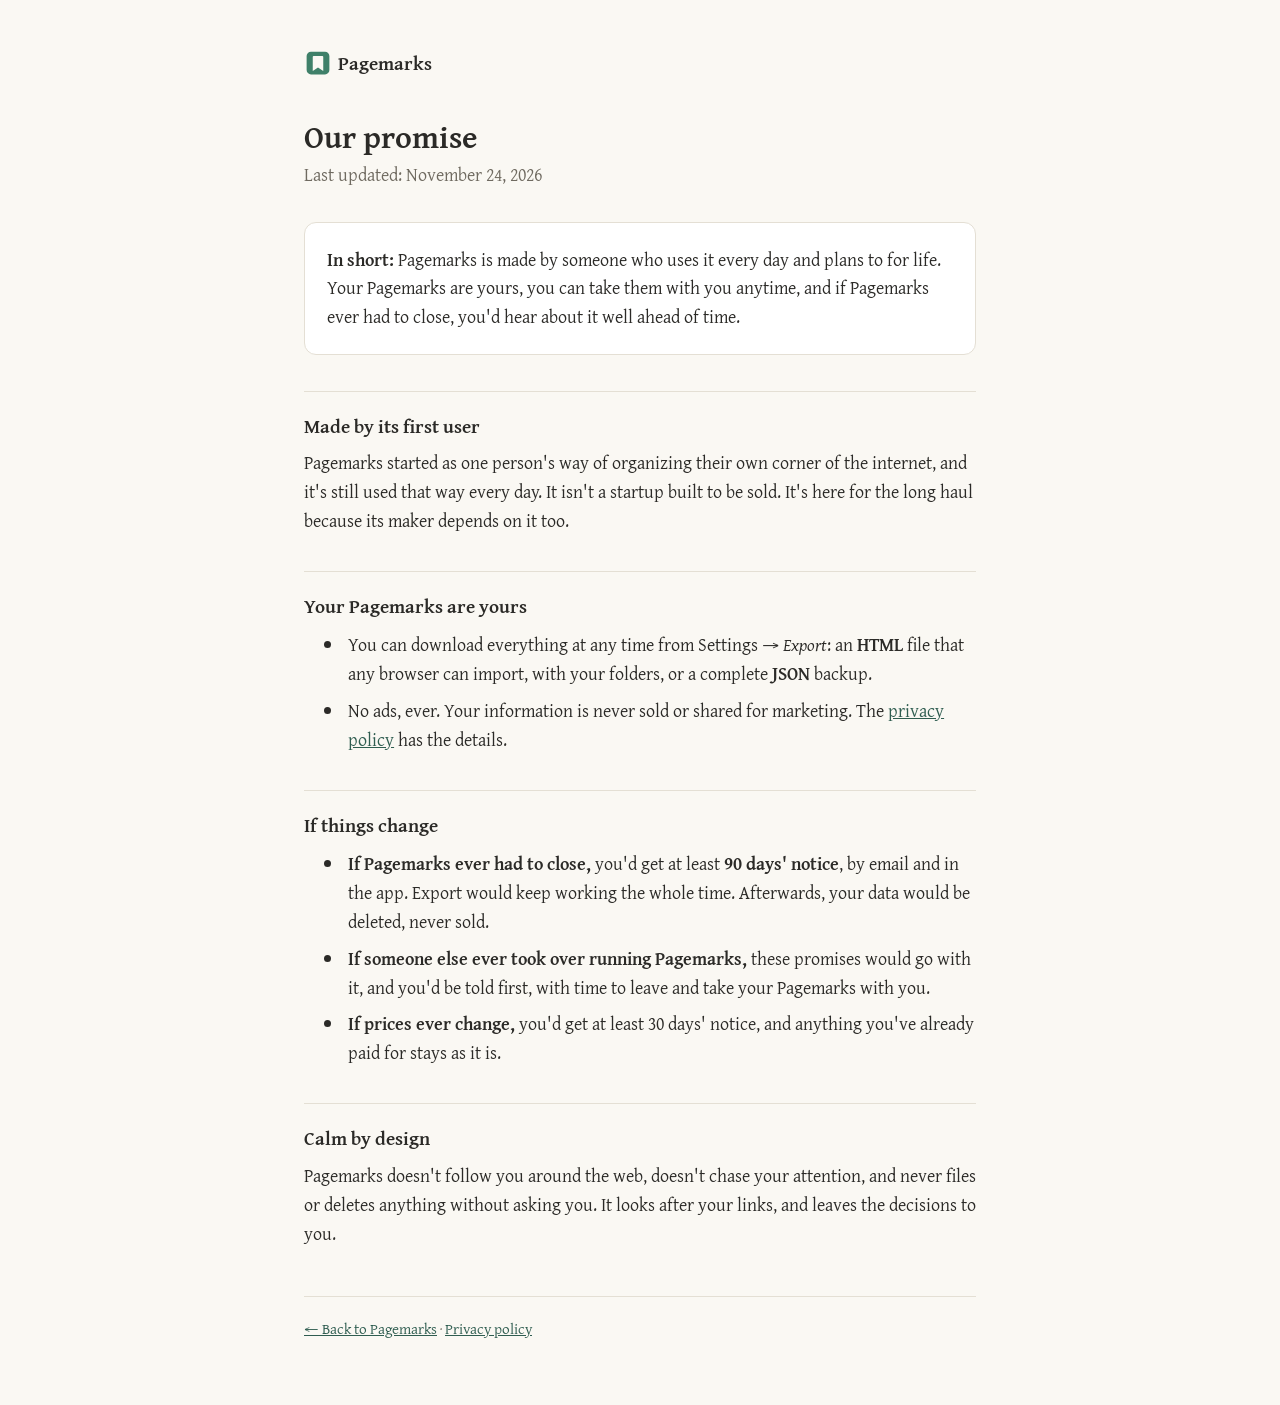
<file: promise/index.html>
<!DOCTYPE html>
<!-- © 2026 The Sensible Studio. All rights reserved. Not licensed for copying, reuse or redistribution. -->
<html lang="en">
<head>
  <meta charset="utf-8">
  <meta name="robots" content="noindex">
  <meta name="viewport" content="width=device-width, initial-scale=1">
  <title>Our promise · Pagemarks</title>
  <link rel="icon" href="/favicon.ico?v=149" sizes="any">
  <link rel="icon" href="/favicon.svg?v=149" type="image/svg+xml">
  <link rel="apple-touch-icon" href="/apple-touch-icon.png?v=149">
  <meta name="apple-mobile-web-app-title" content="Pagemarks">
  <link rel="preconnect" href="https://fonts.googleapis.com">
  <link rel="preconnect" href="https://fonts.gstatic.com" crossorigin>
  <link href="https://fonts.googleapis.com/css2?family=Gentium+Plus:ital,wght@0,400;0,700;1,400&display=swap" rel="stylesheet">
  <style>
    :root { --paper: #faf8f3; --card: #fff; --ink: #2b2a27; --muted: #6f6a60; --line: #e4dfd4; --accent: #2f5d50; }
    * { box-sizing: border-box; }
    body {
      margin: 0; background: var(--paper); color: var(--ink);
      font-family: "Gentium Plus", Cambria, Georgia, serif; font-size: 18px; line-height: 1.6;
    }
    .page { max-width: 720px; margin: 0 auto; padding: 3rem 1.5rem 4rem; }
    .brand { display: inline-flex; align-items: center; gap: 0.35rem; color: var(--ink); text-decoration: none; font-weight: 700; font-size: 1.2rem; }
    h1 { font-size: 2rem; line-height: 1.2; margin: 2rem 0 0.3rem; }
    .updated { color: var(--muted); margin: 0 0 2rem; }
    h2 { font-size: 1.2rem; margin: 2.2rem 0 0.5rem; padding-top: 1.2rem; border-top: 1px solid var(--line); }
    p, li { margin: 0.5rem 0; }
    /* Standard indentation: bullets sit in the margin, text lines up */
    ul, ol { padding-left: 2.2em; margin: 0.6rem 0; }
    li { padding-left: 0.25em; }
    a { color: var(--accent); }
    .summary { background: var(--card); border: 1px solid var(--line); border-radius: 12px; padding: 1.1rem 1.4rem; }
    .summary p { margin: 0.3rem 0; }
    footer { margin-top: 3rem; padding-top: 1.2rem; border-top: 1px solid var(--line); color: var(--muted); font-size: 0.95rem; }
  </style>
</head>
<body>
  <main class="page">
    <a class="brand" href="/"><img src="/icon.svg?v=149" alt="" width="28" height="28">Pagemarks</a>

    <h1>Our promise</h1>
    <p class="updated">Last updated: November 24, 2026</p>

    <div class="summary">
      <p><strong>In short:</strong> Pagemarks is made by someone who uses it every day and plans to for life. Your Pagemarks are yours, you can take them with you anytime, and if Pagemarks ever had to close, you'd hear about it well ahead of time.</p>
    </div>

    <h2>Made by its first user</h2>
    <p>Pagemarks started as one person's way of organizing their own corner of the internet, and it's still used that way every day. It isn't a startup built to be sold. It's here for the long haul because its maker depends on it too.</p>

    <h2>Your Pagemarks are yours</h2>
    <ul>
      <li>You can download everything at any time from Settings → <em>Export</em>: an <strong>HTML</strong> file that any browser can import, with your folders, or a complete <strong>JSON</strong> backup.</li>
      <li>No ads, ever. Your information is never sold or shared for marketing. The <a href="/privacy/">privacy policy</a> has the details.</li>
    </ul>

    <h2>If things change</h2>
    <ul>
      <li><strong>If Pagemarks ever had to close,</strong> you'd get at least <strong>90 days' notice</strong>, by email and in the app. Export would keep working the whole time. Afterwards, your data would be deleted, never sold.</li>
      <li><strong>If someone else ever took over running Pagemarks,</strong> these promises would go with it, and you'd be told first, with time to leave and take your Pagemarks with you.</li>
      <li><strong>If prices ever change,</strong> you'd get at least 30 days' notice, and anything you've already paid for stays as it is.</li>
    </ul>

    <h2>Calm by design</h2>
    <p>Pagemarks doesn't follow you around the web, doesn't chase your attention, and never files or deletes anything without asking you. It looks after your links, and leaves the decisions to you.</p>

    <footer><a href="/">← Back to Pagemarks</a> · <a href="/privacy/">Privacy policy</a></footer>
  </main>
</body>
</html>
</file>
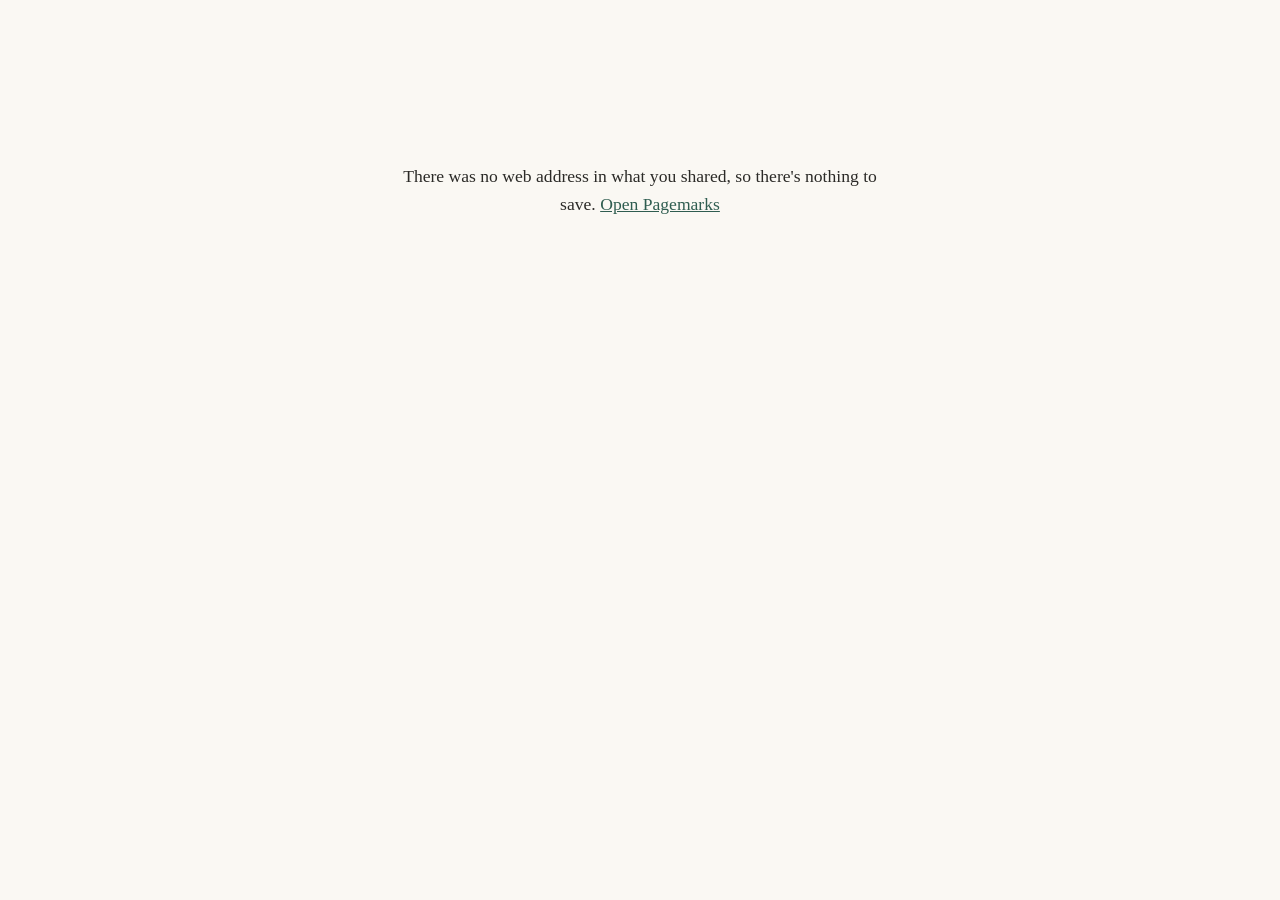
<file: share/index.html>
<!DOCTYPE html>
<!-- © 2026 The Sensible Studio. All rights reserved. Not licensed for copying, reuse or redistribution. -->
<html lang="en">
<head>
  <meta charset="utf-8">
  <meta name="viewport" content="width=device-width, initial-scale=1">
  <meta name="robots" content="noindex">
  <title>Save to Pagemarks</title>
  <style>
    body { margin: 0; background: #faf8f3; color: #2b2a27; font: 18px/1.6 "Gentium Plus", Cambria, Georgia, serif; }
    main { max-width: 32rem; margin: 18vh auto 0; padding: 0 1.5rem; text-align: center; }
    a { color: #2f5d50; }
  </style>
</head>
<body>
  <main>
    <h1 id="msg" style="font-size:1.1rem;font-weight:400">Opening Pagemarks…</h1>
  </main>
  <script>
    // Something was shared to Pagemarks from a phone's Share menu (Android), or from a Shortcut (iPhone).
    // Apps put the web address in different places, so look for it in all of them, then open the
    // usual "Save a Pagemark" window with the address and title filled in.
    (function () {
      var p = new URLSearchParams(location.search);
      var url = (p.get("url") || "").trim();
      var text = (p.get("text") || "").trim();
      var title = (p.get("title") || "").trim();
      var raw = url;
      if (!/^https?:\/\//i.test(url)) {
        var m = (text + " " + url).match(/https?:\/\/[^\s<>"]+/i);
        raw = m ? m[0] : "";
        url = raw.replace(/[).,;!?]+$/, "");
      }
      // If no title came with it, use the words around the address (the page title is looked up otherwise)
      if (!title && text) title = text.replace(raw, " ").replace(/\s+/g, " ").replace(/^[\s\-–—:|.,;]+|[\s\-–—:|.,;]+$/g, "").trim();
      if (!url) {
        document.getElementById("msg").innerHTML = "There was no web address in what you shared, so there's nothing to save. <a href=\"/\">Open Pagemarks</a>";
        return;
      }
      location.replace("/#save?" + new URLSearchParams({ u: url, t: title.slice(0, 300), src: "share" }).toString());
    })();
  </script>
</body>
</html>
</file>
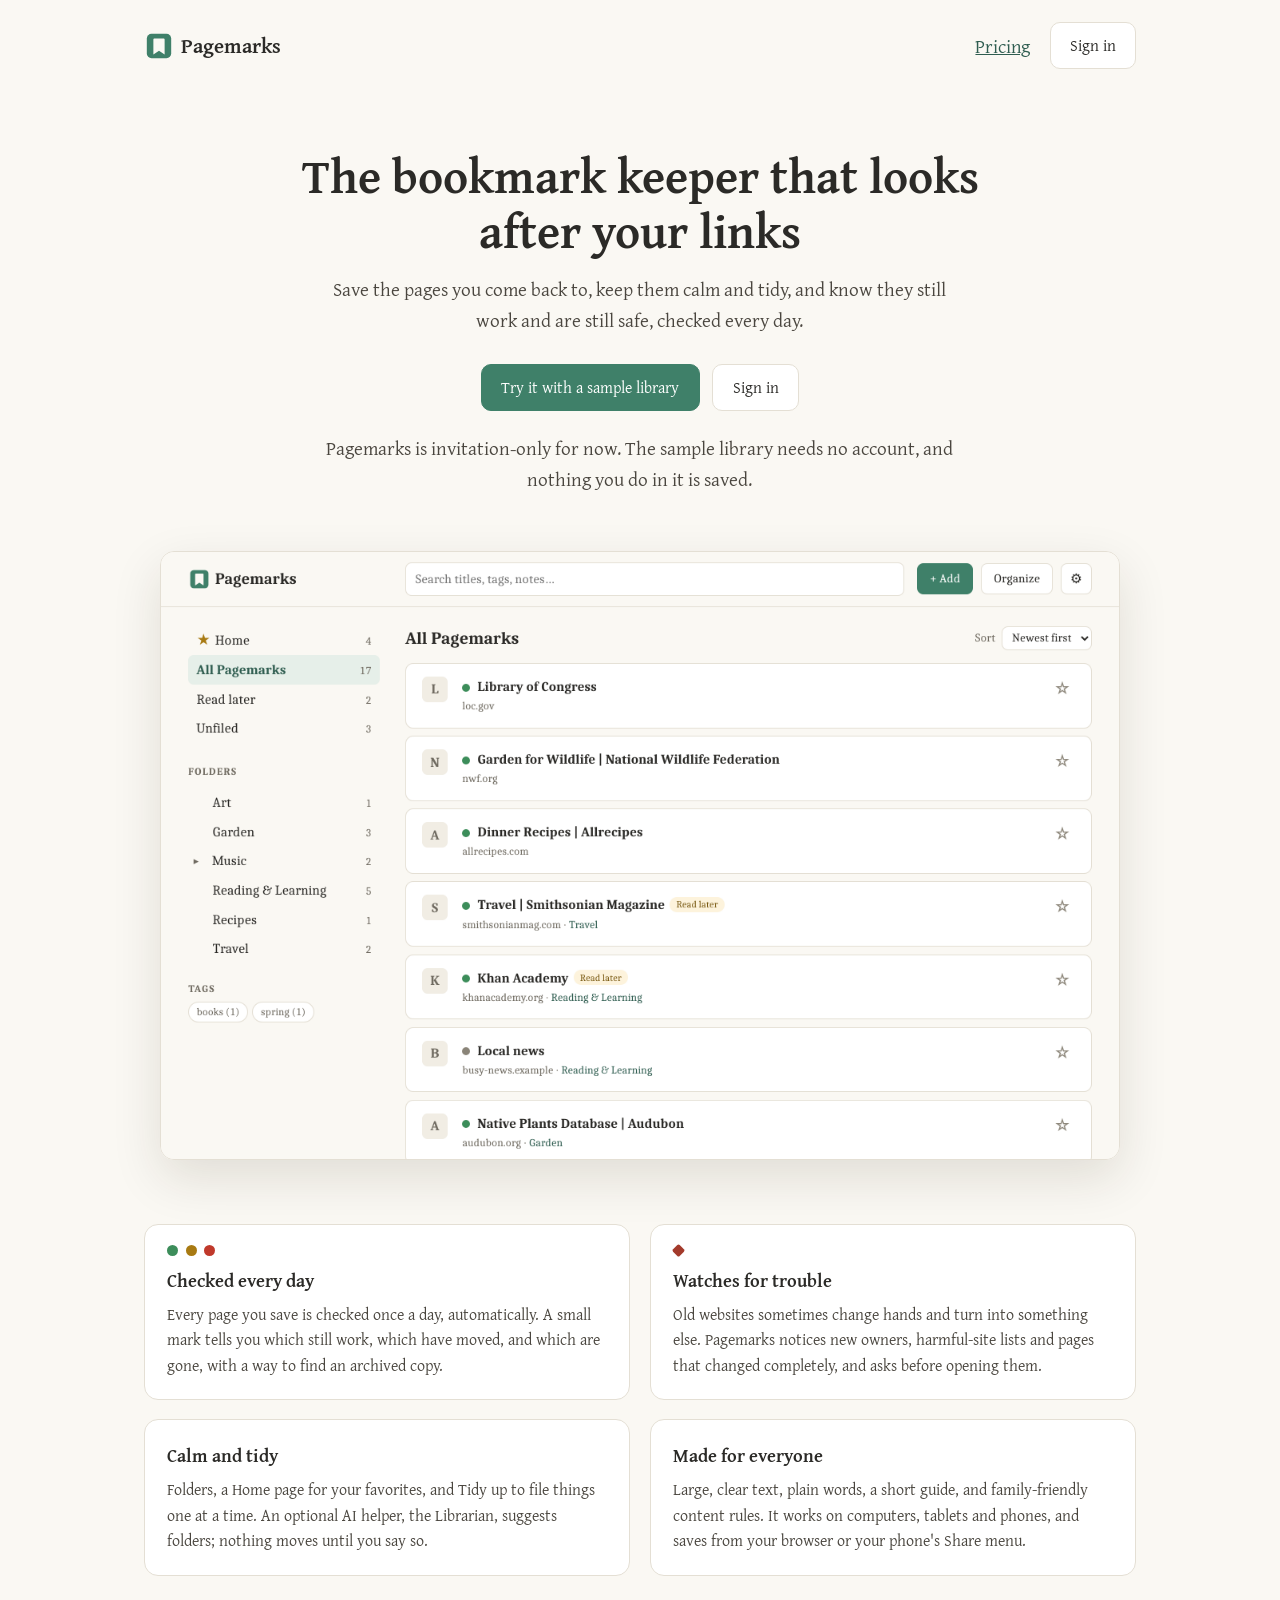
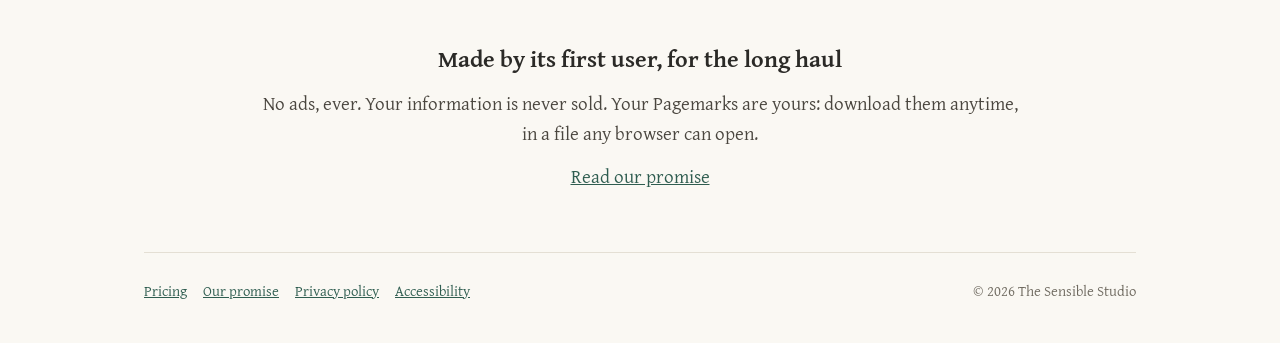
<file: welcome/index.html>
<!DOCTYPE html>
<!-- © 2026 The Sensible Studio. All rights reserved. Not licensed for copying, reuse or redistribution. -->
<html lang="en">
<head>
  <meta charset="utf-8">
  <meta name="robots" content="noindex">
  <meta name="description" content="Save the web pages you come back to, keep them tidy, and know they still work and are still safe, checked every day.">
  <meta name="viewport" content="width=device-width, initial-scale=1">
  <title>Pagemarks: the bookmark keeper that looks after your links</title>
  <link rel="icon" href="/favicon.ico?v=149" sizes="any">
  <link rel="icon" href="/favicon.svg?v=149" type="image/svg+xml">
  <link rel="apple-touch-icon" href="/apple-touch-icon.png?v=149">
  <meta name="apple-mobile-web-app-title" content="Pagemarks">
  <link rel="preconnect" href="https://fonts.googleapis.com">
  <link rel="preconnect" href="https://fonts.gstatic.com" crossorigin>
  <link href="https://fonts.googleapis.com/css2?family=Gentium+Plus:ital,wght@0,400;0,700;1,400&display=swap" rel="stylesheet">
  <style>
    :root { --paper: #faf8f3; --card: #fff; --ink: #2b2a27; --muted: #6f6a60; --line: #e4dfd4; --accent: #2f5d50; --green: #3f8069; }
    * { box-sizing: border-box; }
    body { margin: 0; background: var(--paper); color: var(--ink); font-family: "Gentium Plus", Cambria, Georgia, serif; font-size: 19px; line-height: 1.6; }
    a { color: var(--accent); }
    a:focus-visible { outline: 2px solid var(--accent); outline-offset: 3px; border-radius: 4px; }
    .wrap { max-width: 1040px; margin: 0 auto; padding: 0 1.5rem; }
    header.top { display: flex; align-items: center; justify-content: space-between; padding: 1.4rem 0; }
    .toplinks { display: flex; align-items: center; gap: 1.2rem; }
    .brand { display: inline-flex; align-items: center; gap: 0.45rem; color: var(--ink); text-decoration: none; font-weight: 700; font-size: 1.3rem; }
    .btn { display: inline-block; text-decoration: none; border-radius: 10px; padding: 0.6rem 1.2rem; font-size: 1rem; border: 1px solid var(--line); background: var(--card); color: var(--ink); }
    .btn.primary { background: var(--green); border-color: var(--green); color: #fff; }
    .hero { text-align: center; padding: 3.5rem 0 2.5rem; }
    .hero h1 { font-size: clamp(2rem, 4.5vw, 3rem); line-height: 1.15; margin: 0 auto 1rem; max-width: 16em; }
    .hero p { font-size: 1.2rem; color: #4a463f; max-width: 34em; margin: 0 auto 1.8rem; }
    .actions { display: flex; gap: 0.8rem; justify-content: center; flex-wrap: wrap; }
    .note { color: var(--muted); font-size: 0.95rem; margin: 1.4rem auto 0 !important; }
    .shot { margin: 1rem auto 0; max-width: 960px; }
    .shot img { width: 100%; height: auto; display: block; border-radius: 14px; border: 1px solid var(--line); box-shadow: 0 18px 50px rgba(40, 30, 10, 0.12); }
    section.points { display: grid; grid-template-columns: repeat(2, 1fr); gap: 1.2rem; padding: 4rem 0 1rem; }
    @media (max-width: 720px) { section.points { grid-template-columns: 1fr; } }
    .point { background: var(--card); border: 1px solid var(--line); border-radius: 14px; padding: 1.3rem 1.4rem; }
    .point h2 { font-size: 1.15rem; margin: 0 0 0.4rem; }
    .point p { margin: 0; color: #4a463f; font-size: 1rem; }
    .marks { display: flex; gap: 0.45rem; margin-bottom: 0.6rem; }
    .dot { display: inline-block; width: 11px; height: 11px; border-radius: 50%; }
    .ok { background: #3c8d5a; } .broken { background: #c0392b; } .moved { background: #a87a12; }
    .unsafe { background: #a33a2b; border-radius: 2px; transform: rotate(45deg) scale(0.85); }
    .promise { text-align: center; padding: 3rem 0; max-width: 40em; margin: 0 auto; }
    .promise h2 { font-size: 1.5rem; margin: 0 0 0.6rem; }
    .promise p { color: #4a463f; margin: 0 0 0.8rem; }
    footer { border-top: 1px solid var(--line); padding: 1.6rem 0 2.5rem; color: var(--muted); font-size: 0.92rem; display: flex; justify-content: space-between; flex-wrap: wrap; gap: 0.6rem; }
    footer nav a { margin-right: 1rem; }
  </style>
</head>
<body>
  <div class="wrap">
    <header class="top">
      <a class="brand" href="/welcome/"><img src="/icon.svg?v=149" alt="" width="30" height="30">Pagemarks</a>
      <span class="toplinks"><a href="/pricing/">Pricing</a> <a class="btn" href="/">Sign in</a></span>
    </header>

    <main>
      <section class="hero">
        <h1>The bookmark keeper that looks after your links</h1>
        <p>Save the pages you come back to, keep them calm and tidy, and know they still work and are still safe, checked every day.</p>
        <div class="actions">
          <a class="btn primary" href="/?demo">Try it with a sample library</a>
          <a class="btn" href="/">Sign in</a>
        </div>
        <p class="note">Pagemarks is invitation-only for now. The sample library needs no account, and nothing you do in it is saved.</p>
      </section>

      <figure class="shot">
        <img src="/shot-library.png?v=149" width="1200" height="760" alt="Pagemarks showing a library of saved pages in folders such as Garden, Recipes and Travel, each with a small colored mark showing that it still works.">
      </figure>

      <section class="points" aria-label="What Pagemarks does">
        <div class="point">
          <div class="marks" aria-hidden="true"><span class="dot ok"></span><span class="dot moved"></span><span class="dot broken"></span></div>
          <h2>Checked every day</h2>
          <p>Every page you save is checked once a day, automatically. A small mark tells you which still work, which have moved, and which are gone, with a way to find an archived copy.</p>
        </div>
        <div class="point">
          <div class="marks" aria-hidden="true"><span class="dot unsafe"></span></div>
          <h2>Watches for trouble</h2>
          <p>Old websites sometimes change hands and turn into something else. Pagemarks notices new owners, harmful-site lists and pages that changed completely, and asks before opening them.</p>
        </div>
        <div class="point">
          <h2>Calm and tidy</h2>
          <p>Folders, a Home page for your favorites, and Tidy up to file things one at a time. An optional AI helper, the Librarian, suggests folders; nothing moves until you say so.</p>
        </div>
        <div class="point">
          <h2>Made for everyone</h2>
          <p>Large, clear text, plain words, a short guide, and family-friendly content rules. It works on computers, tablets and phones, and saves from your browser or your phone's Share menu.</p>
        </div>
      </section>

      <section class="promise">
        <h2>Made by its first user, for the long haul</h2>
        <p>No ads, ever. Your information is never sold. Your Pagemarks are yours: download them anytime, in a file any browser can open.</p>
        <p><a href="/promise/">Read our promise</a></p>
      </section>
    </main>

    <footer>
      <nav aria-label="More about Pagemarks"><a href="/pricing/">Pricing</a><a href="/promise/">Our promise</a><a href="/privacy/">Privacy policy</a><a href="/accessibility/">Accessibility</a></nav>
      <span>© 2026 The Sensible Studio</span>
    </footer>
  </div>
</body>
</html>
</file>
